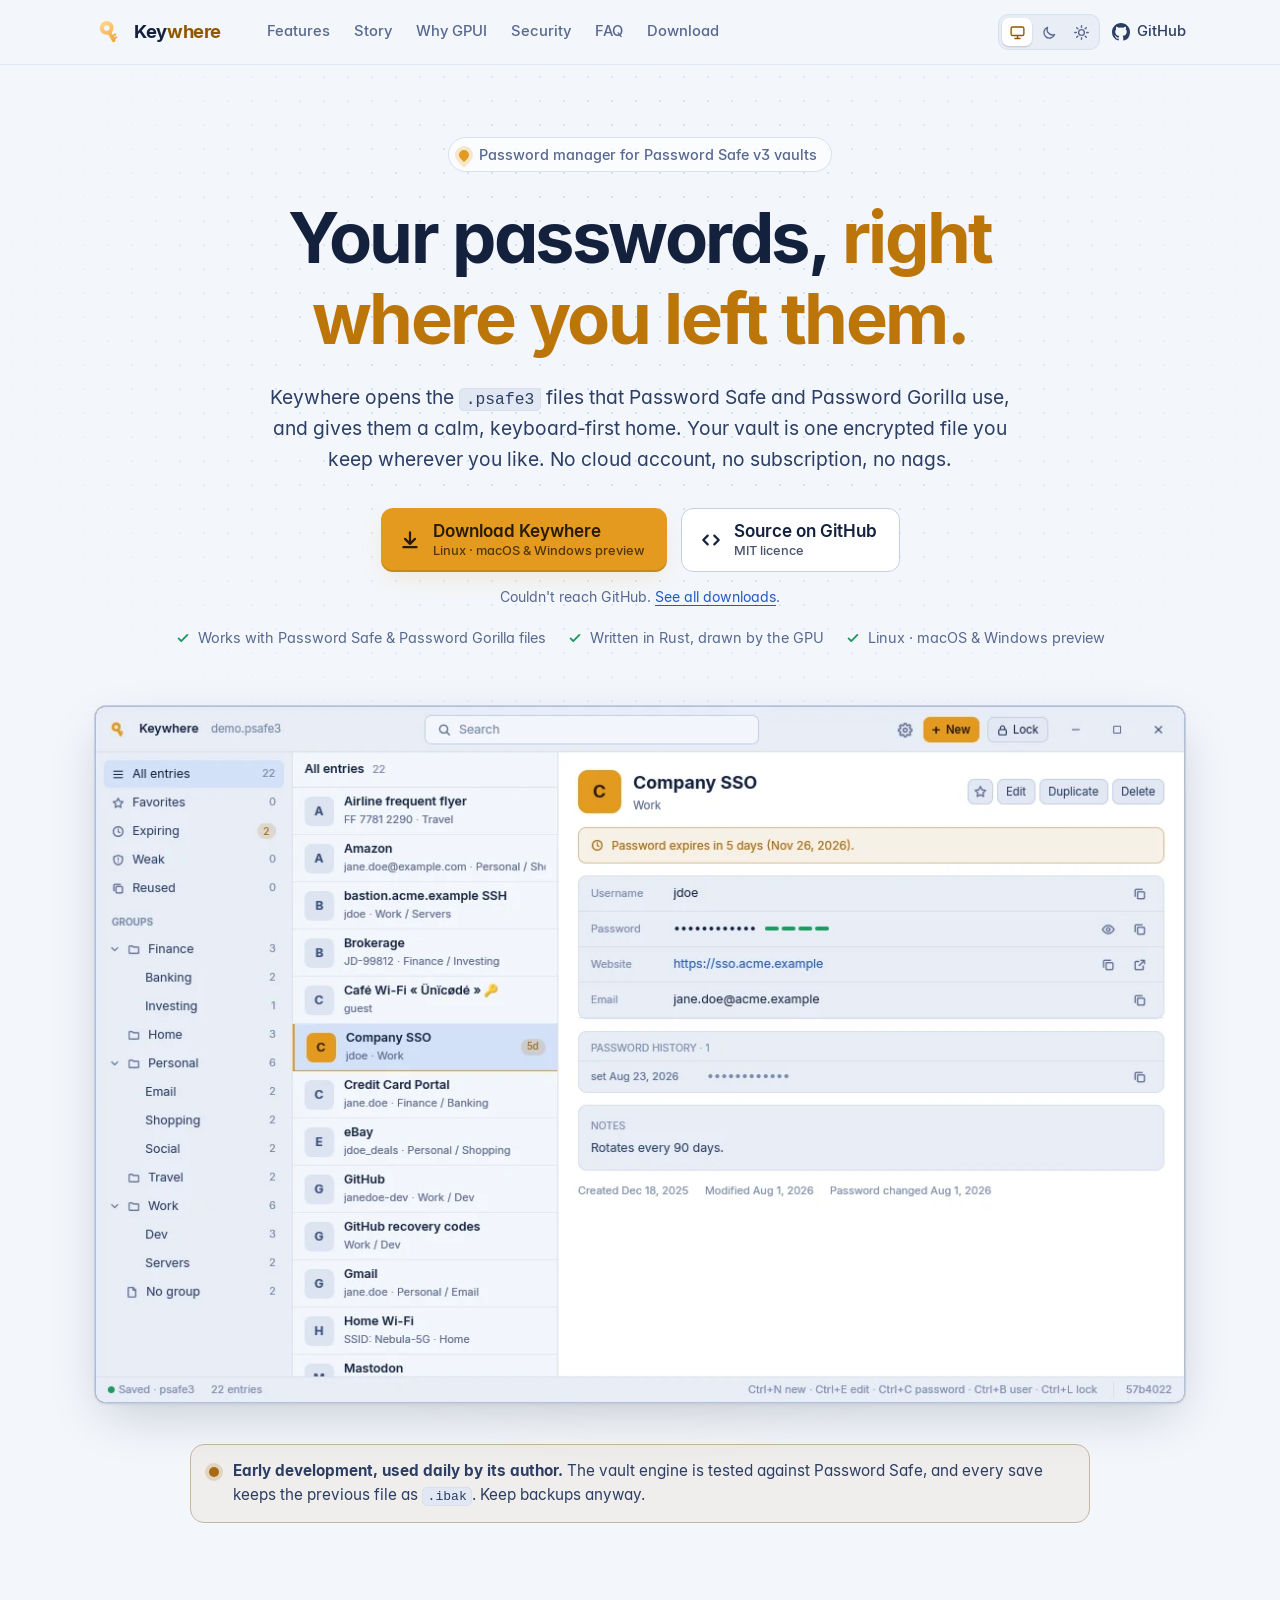
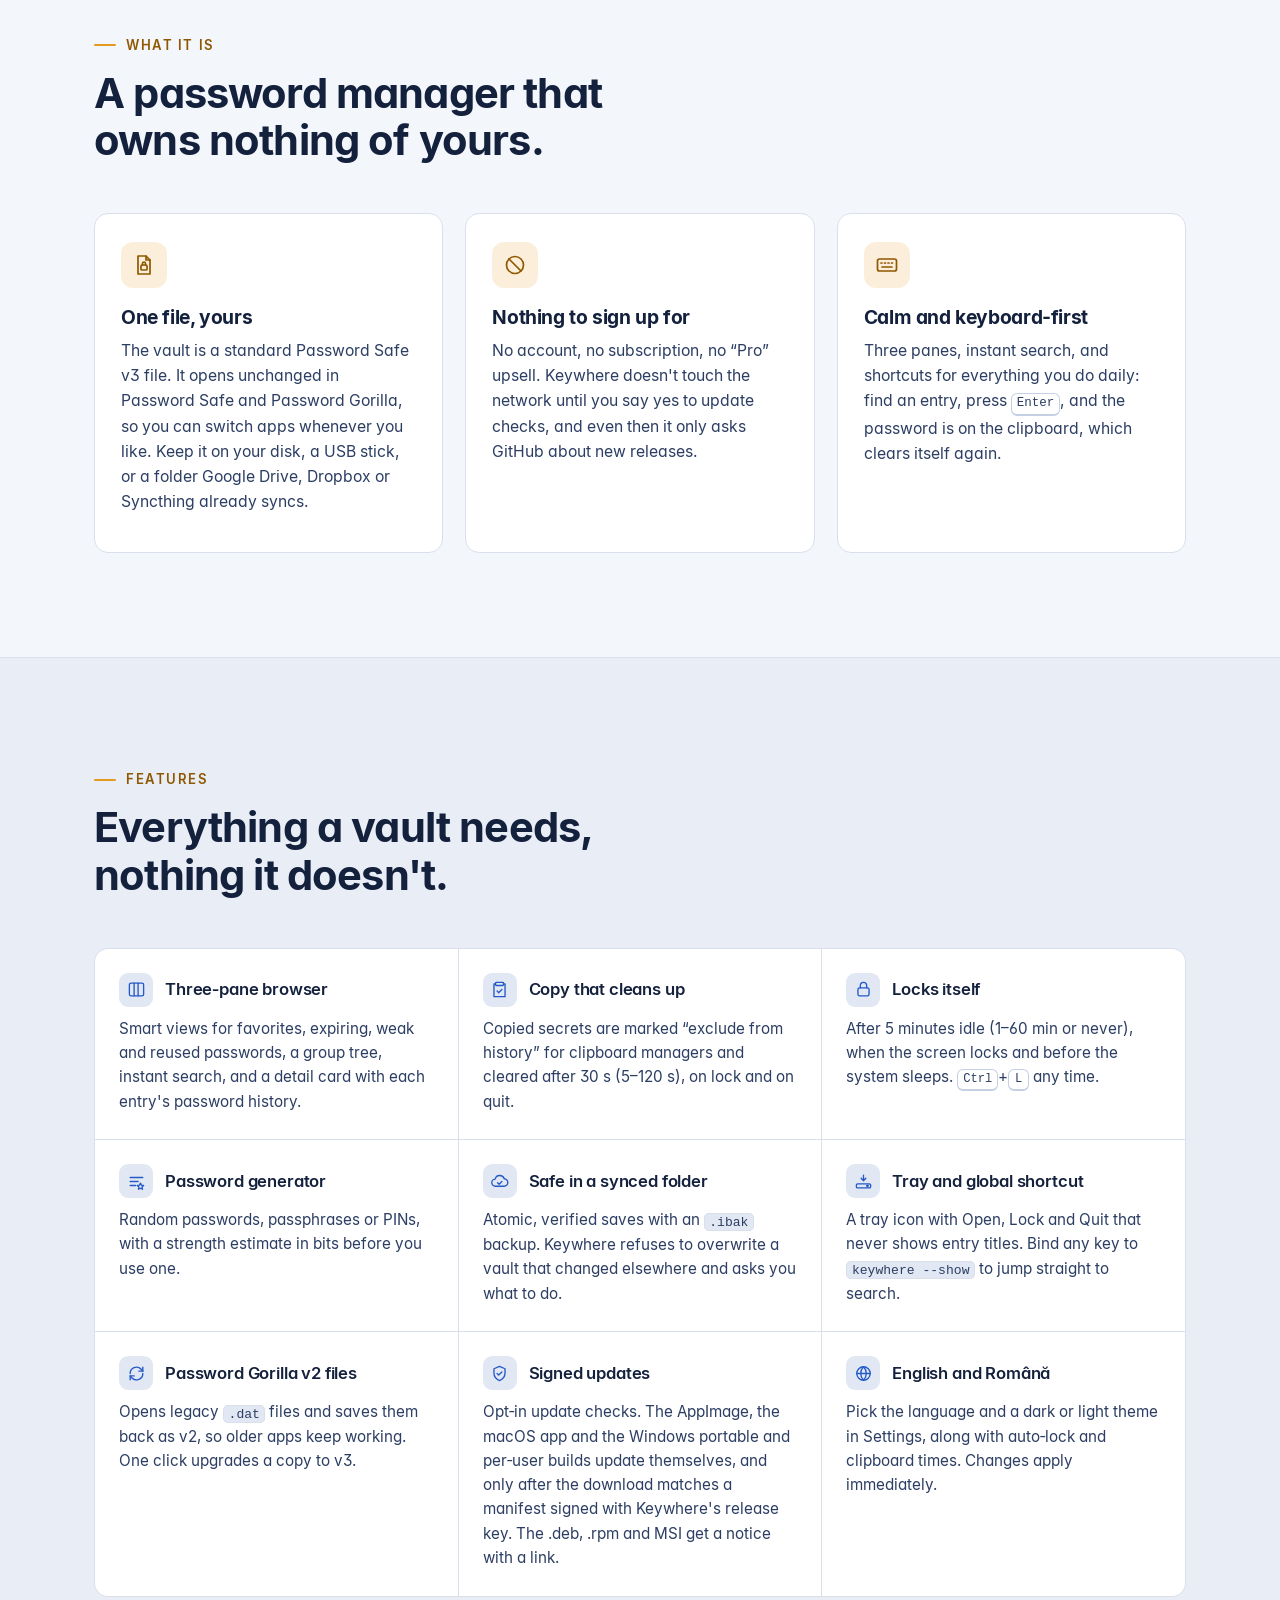
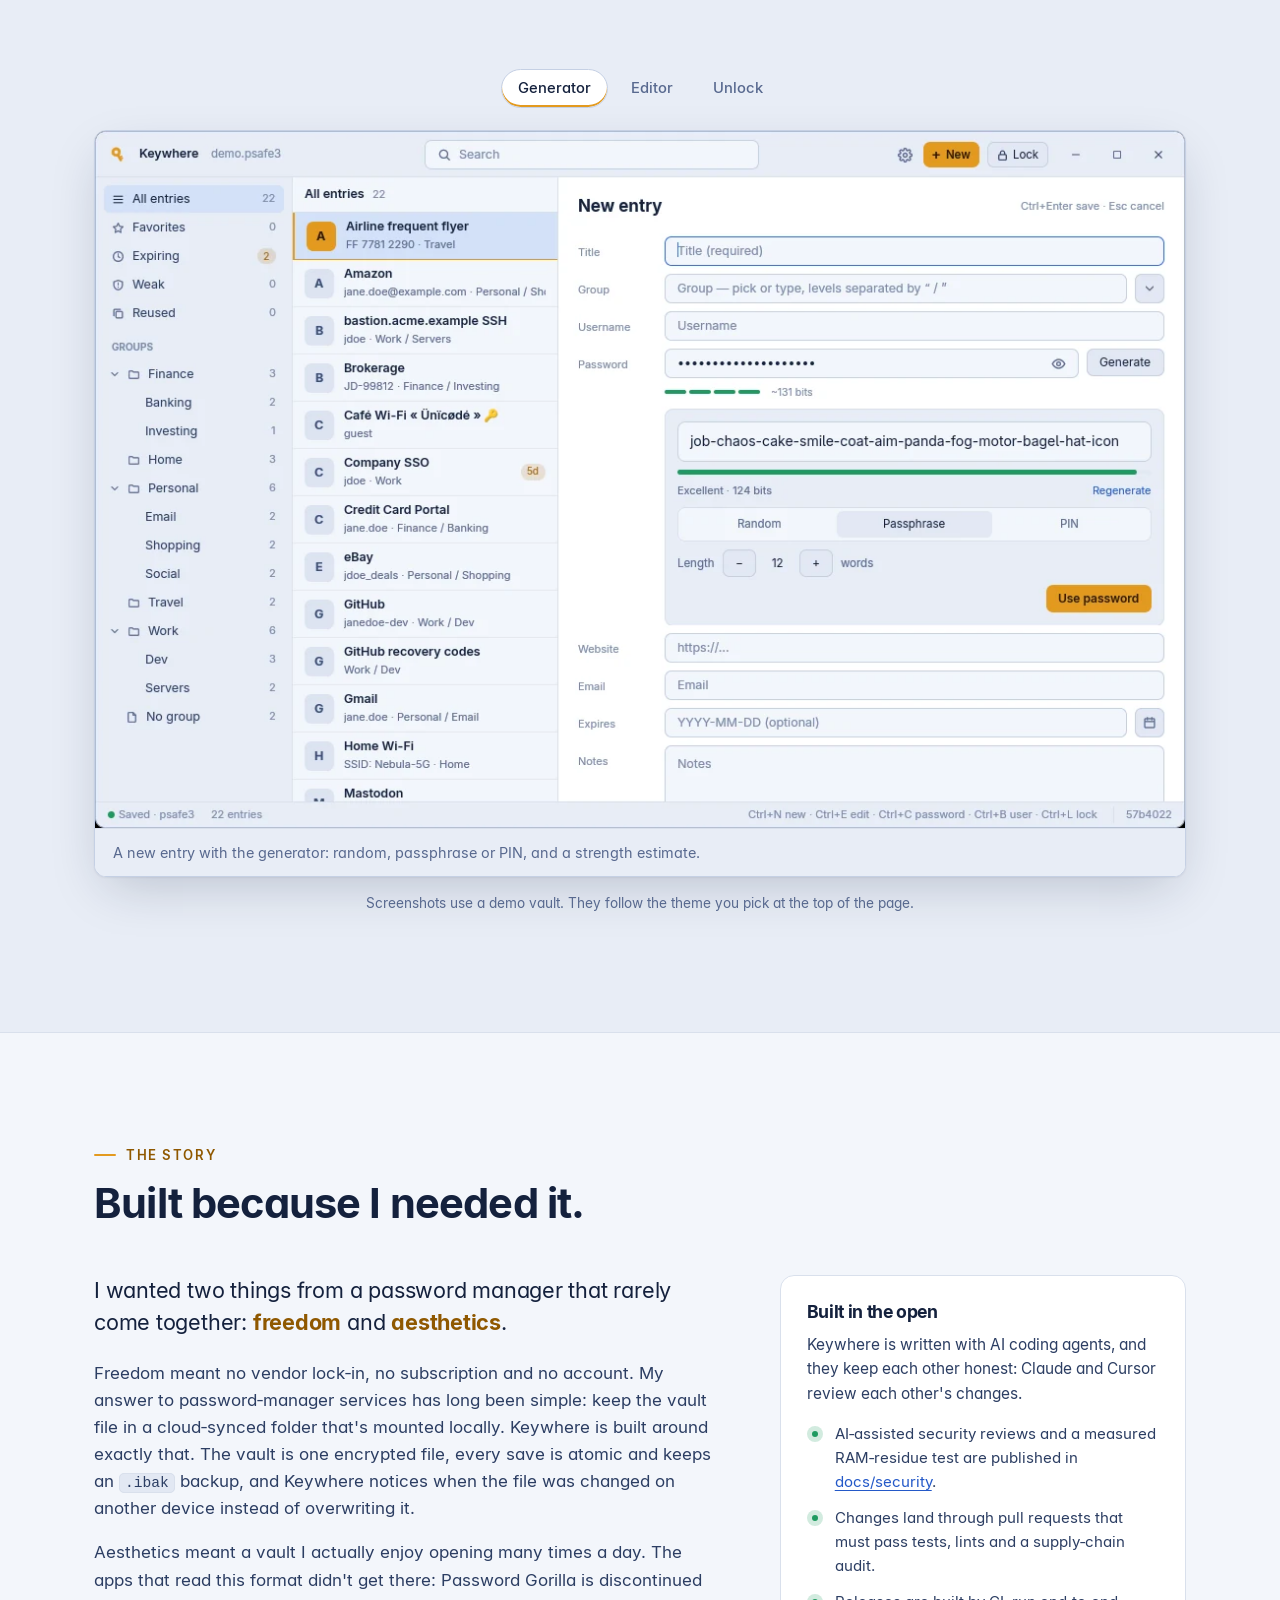
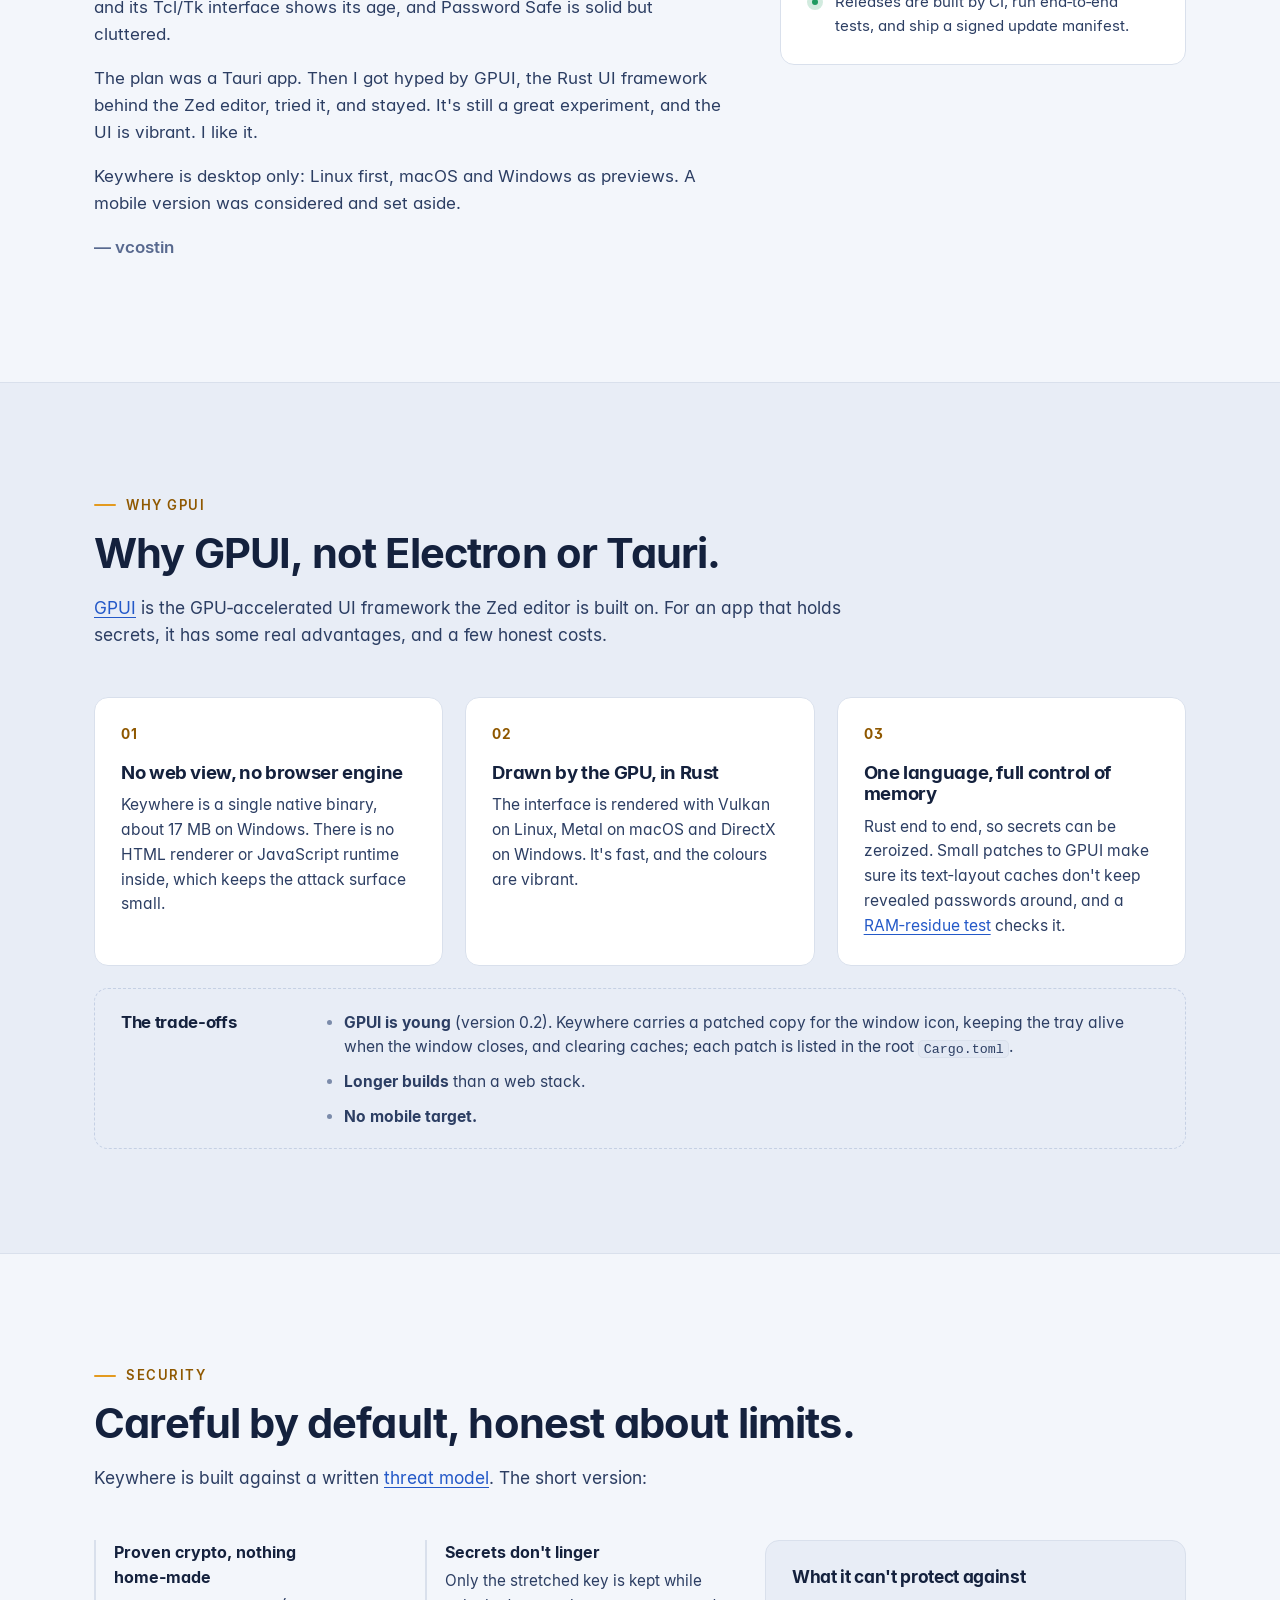
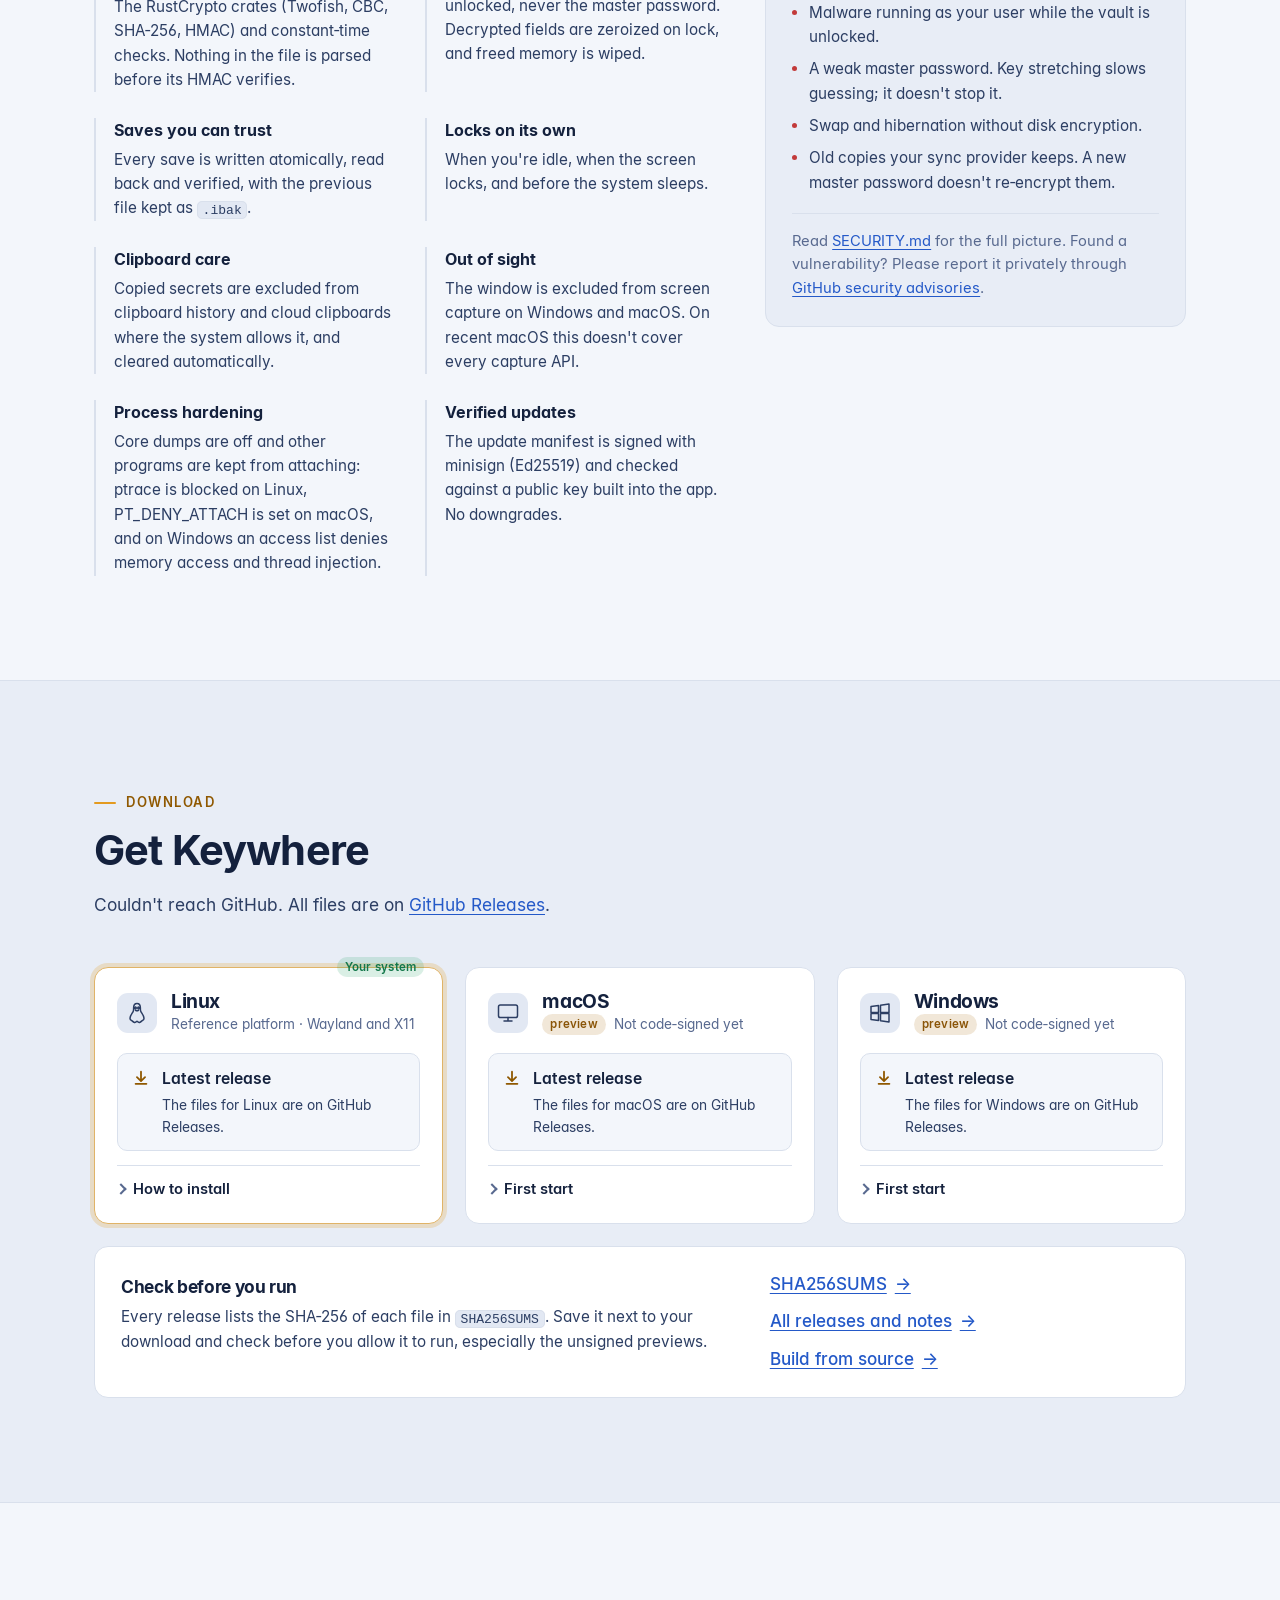
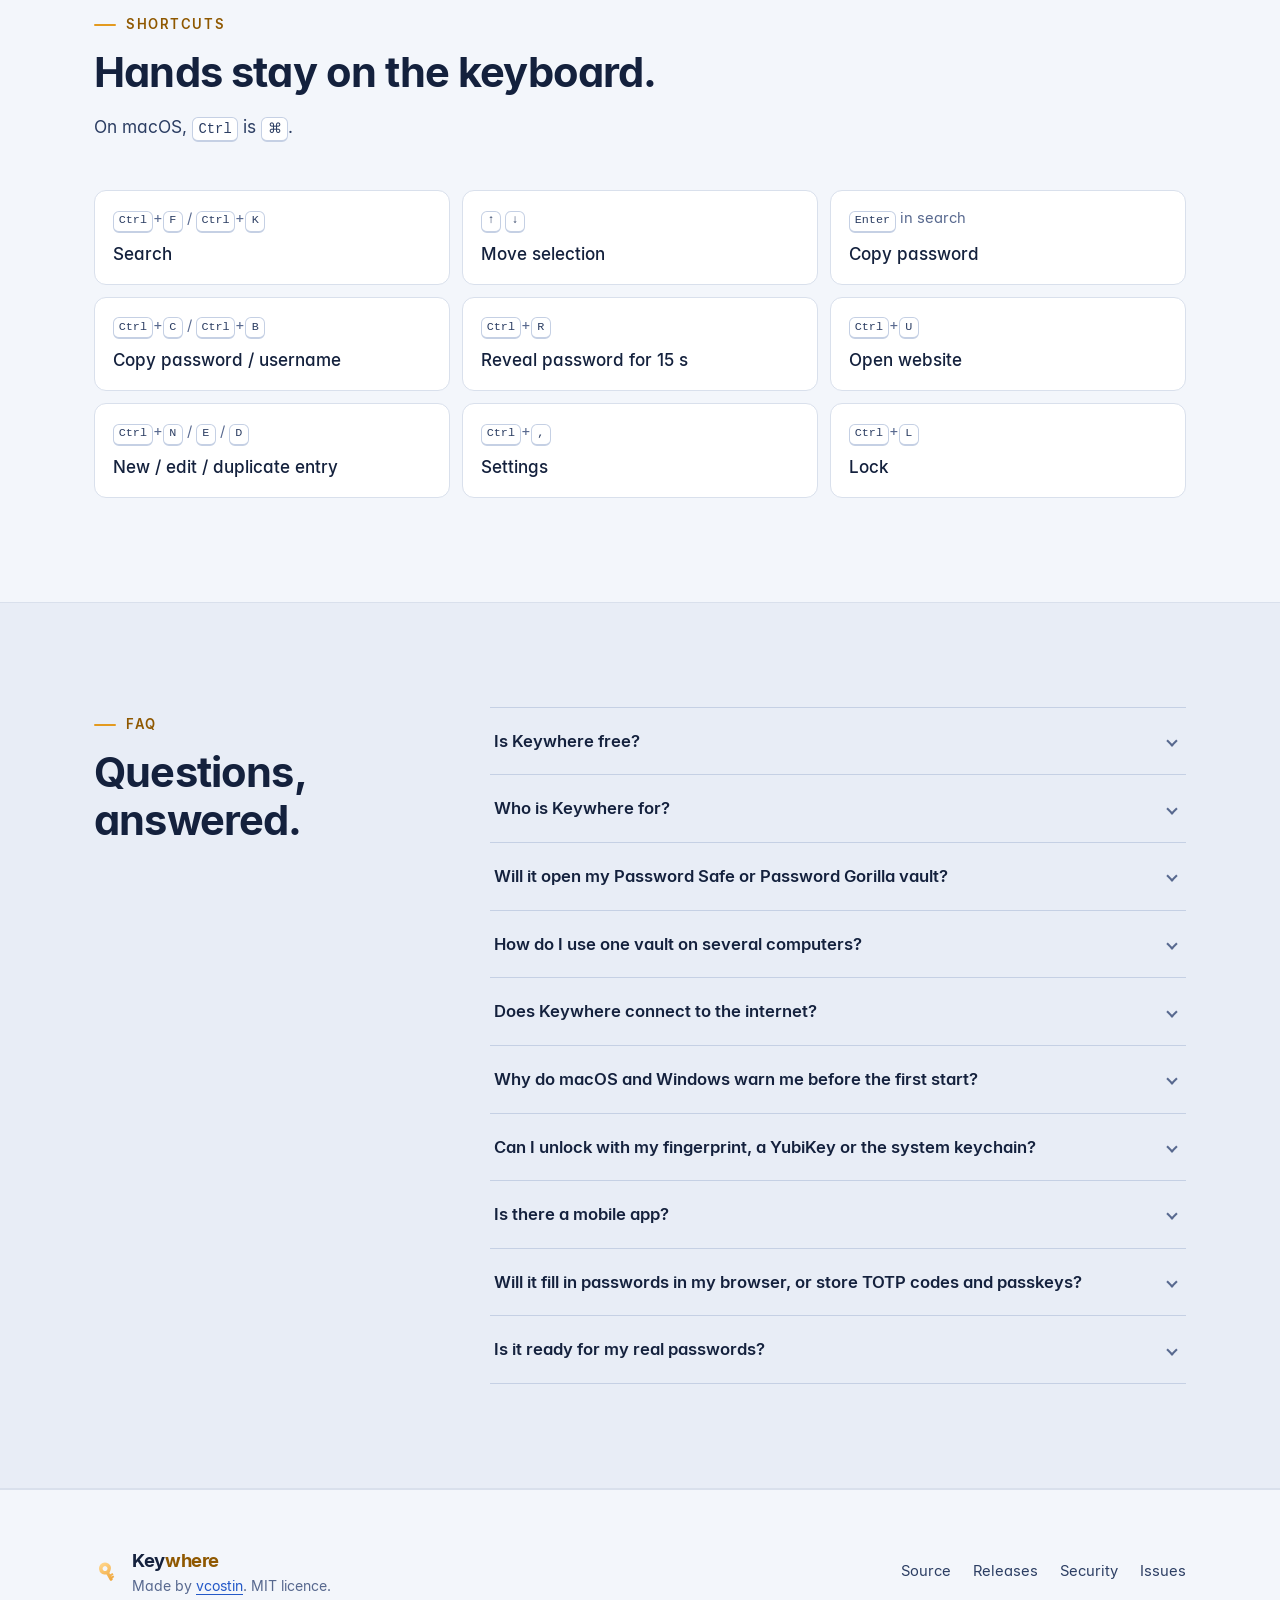
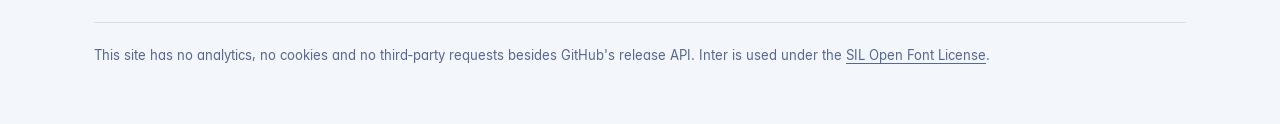
<file: website/index.html>
<!doctype html>
<html lang="en">
  <head>
    <meta charset="UTF-8" />
    <meta name="viewport" content="width=device-width, initial-scale=1" />
    <title>Keywhere — your passwords, right where you left them</title>
    <meta
      name="description"
      content="Keywhere is a calm desktop password manager for Password Safe v3 (.psafe3) vaults, written in Rust with GPUI. One encrypted file, no cloud account, no subscription, no nags."
    />
    <meta
      http-equiv="Content-Security-Policy"
      content="default-src 'none'; script-src 'self'; style-src 'self'; font-src 'self'; img-src 'self' data:; connect-src https://api.github.com; base-uri 'none'; form-action 'none'"
    />
    <meta name="referrer" content="no-referrer" />
    <meta name="color-scheme" content="dark light" />
    <meta name="theme-color" content="#0A1631" media="(prefers-color-scheme: dark)" />
    <meta name="theme-color" content="#F3F6FB" media="(prefers-color-scheme: light)" />
    <script src="./theme.js"></script>
    <link rel="canonical" href="https://vcostin.github.io/keywhere/" />
    <link rel="icon" type="image/svg+xml" href="./icon.svg" />
    <link rel="icon" type="image/png" sizes="32x32" href="./favicon-32.png" />
    <link rel="apple-touch-icon" href="./apple-touch-icon.png" />
    <link rel="preload" href="./fonts/Inter-Regular.woff2" as="font" type="font/woff2" crossorigin />
    <link rel="preload" href="./fonts/Inter-Bold.woff2" as="font" type="font/woff2" crossorigin />
    <meta property="og:title" content="Keywhere — your passwords, right where you left them" />
    <meta
      property="og:description"
      content="A calm desktop password manager for Password Safe v3 vaults. One encrypted file, no account, no subscription."
    />
    <meta property="og:url" content="https://vcostin.github.io/keywhere/" />
    <meta property="og:image" content="https://vcostin.github.io/keywhere/og.png" />
    <meta property="og:type" content="website" />
    <meta name="twitter:card" content="summary_large_image" />
    <link rel="stylesheet" href="./styles.css" />
    <script type="module" src="./site.js"></script>
    <script type="module" src="./download.js"></script>
  </head>
  <body>
    <a class="skip" href="#download">Skip to downloads</a>

    <header class="topbar">
      <nav class="nav wrap" aria-label="Site">
        <a class="brand" href="#top" aria-label="Keywhere, back to top">
          <img src="./icon.svg" width="30" height="30" alt="" />
          <span class="wordmark">Key<span>where</span></span>
        </a>
        <div class="nav-links">
          <a href="#features">Features</a>
          <a href="#story">Story</a>
          <a href="#gpui">Why GPUI</a>
          <a href="#security">Security</a>
          <a href="#faq">FAQ</a>
          <a href="#download">Download</a>
        </div>
        <div class="nav-tools">
          <div class="theme-switch" role="group" aria-label="Colour theme">
            <button type="button" data-theme-choice="system" aria-pressed="false" title="Follow system">
              <svg viewBox="0 0 20 20" aria-hidden="true"><rect x="2.5" y="3.5" width="15" height="10" rx="1.8" /><path d="M7 17h6M10 13.5V17" /></svg>
              <span class="visually-hidden">System</span>
            </button>
            <button type="button" data-theme-choice="dark" aria-pressed="false" title="Dark">
              <svg viewBox="0 0 20 20" aria-hidden="true"><path d="M16 12.4A6.5 6.5 0 0 1 7.6 4a6.5 6.5 0 1 0 8.4 8.4Z" /></svg>
              <span class="visually-hidden">Dark</span>
            </button>
            <button type="button" data-theme-choice="light" aria-pressed="false" title="Light">
              <svg viewBox="0 0 20 20" aria-hidden="true"><circle cx="10" cy="10" r="3.4" /><path d="M10 2v2M10 16v2M2 10h2M16 10h2M4.3 4.3l1.4 1.4M14.3 14.3l1.4 1.4M4.3 15.7l1.4-1.4M14.3 5.7l1.4-1.4" /></svg>
              <span class="visually-hidden">Light</span>
            </button>
          </div>
          <a class="nav-gh" href="https://github.com/vcostin/keywhere" aria-label="Keywhere on GitHub">
            <svg viewBox="0 0 16 16" aria-hidden="true"><path d="M8 0C3.58 0 0 3.58 0 8a8 8 0 0 0 5.47 7.59c.4.07.55-.17.55-.38v-1.33c-2.23.48-2.7-1.07-2.7-1.07-.36-.92-.89-1.17-.89-1.17-.73-.5.05-.49.05-.49.8.06 1.23.83 1.23.83.72 1.22 1.87.87 2.33.66.07-.52.28-.87.5-1.07-1.78-.2-3.65-.89-3.65-3.95 0-.87.31-1.59.82-2.15-.08-.2-.36-1.02.08-2.12 0 0 .67-.21 2.2.82a7.6 7.6 0 0 1 4 0c1.53-1.04 2.2-.82 2.2-.82.44 1.1.16 1.92.08 2.12.51.56.82 1.27.82 2.15 0 3.07-1.87 3.75-3.65 3.95.29.25.54.73.54 1.48v2.2c0 .21.15.46.55.38A8 8 0 0 0 16 8c0-4.42-3.58-8-8-8Z" /></svg>
            <span>GitHub</span>
          </a>
        </div>
      </nav>
    </header>

    <main id="top">
      <!-- ───────────────────────── Hero ───────────────────────── -->
      <section class="hero">
        <div class="hero-map" aria-hidden="true"></div>
        <div class="wrap hero-inner">
          <p class="eyebrow">
            <span class="pin" aria-hidden="true"></span>
            Password manager for Password Safe v3 vaults
          </p>
          <h1>Your passwords, <em>right where you left&nbsp;them.</em></h1>
          <p class="lede">
            Keywhere opens the <code>.psafe3</code> files that Password Safe and Password Gorilla use,
            and gives them a calm, keyboard‑first home. Your vault is one encrypted file you keep
            wherever you like. No cloud account, no subscription, no nags.
          </p>

          <div class="cta-row">
            <a class="btn btn-primary" id="primary-download" href="#download">
              <svg viewBox="0 0 20 20" aria-hidden="true"><path d="M10 3v10M5.5 9 10 13.5 14.5 9M4 16.5h12" /></svg>
              <span class="btn-text">
                <span id="primary-label">Download Keywhere</span>
                <span class="btn-meta" id="primary-meta">Linux · macOS &amp; Windows preview</span>
              </span>
            </a>
            <a class="btn btn-ghost" href="https://github.com/vcostin/keywhere">
              <svg viewBox="0 0 20 20" aria-hidden="true"><path d="M7 6 3 10l4 4M13 6l4 4-4 4" /></svg>
              <span class="btn-text"><span>Source on GitHub</span><span class="btn-meta">MIT licence</span></span>
            </a>
          </div>
          <p class="cta-status" id="cta-status" aria-live="polite"></p>

          <ul class="facts" aria-label="At a glance">
            <li>Works with Password Safe &amp; Password Gorilla files</li>
            <li>Written in Rust, drawn by the GPU</li>
            <li>Linux · macOS &amp; Windows preview</li>
          </ul>
        </div>

        <div class="wrap hero-shot">
          <figure class="window-frame">
            <img class="for-dark" src="./shots/browser-dark.webp" width="1108" height="708" alt="Keywhere's three-pane vault browser: smart views and groups on the left, the entry list in the middle, and the Company SSO entry with an expiry warning on the right." fetchpriority="high" />
            <img class="for-light" src="./shots/browser-light.webp" width="1108" height="708" alt="Keywhere's three-pane vault browser in the light theme." loading="lazy" />
          </figure>
        </div>
      </section>

      <aside class="wrap status-note" aria-label="Project status">
        <span class="status-dot" aria-hidden="true"></span>
        <p>
          <strong>Early development, used daily by its author.</strong>
          The vault engine is tested against Password Safe, and every save keeps the previous file as
          <code>.ibak</code>. Keep backups anyway.
        </p>
      </aside>

      <!-- ───────────────────────── Pillars ───────────────────────── -->
      <section class="section wrap" aria-labelledby="what-heading">
        <header class="section-head">
          <p class="kicker">What it is</p>
          <h2 id="what-heading">A password manager that owns nothing of yours.</h2>
        </header>
        <div class="pillars">
          <article class="pillar">
            <div class="pillar-icon" aria-hidden="true">
              <svg viewBox="0 0 24 24"><path d="M6 3h8l4 4v14H6z" /><path d="M14 3v4h4" /><rect x="9" y="12" width="6" height="5" rx="1" /><path d="M10.5 12v-1.5a1.5 1.5 0 0 1 3 0V12" /></svg>
            </div>
            <h3>One file, yours</h3>
            <p>
              The vault is a standard Password Safe v3 file. It opens unchanged in Password Safe and
              Password Gorilla, so you can switch apps whenever you like. Keep it on your disk, a USB stick,
              or a folder Google Drive, Dropbox or Syncthing already syncs.
            </p>
          </article>
          <article class="pillar">
            <div class="pillar-icon" aria-hidden="true">
              <svg viewBox="0 0 24 24"><circle cx="12" cy="12" r="8.5" /><path d="M6 6l12 12" /></svg>
            </div>
            <h3>Nothing to sign up for</h3>
            <p>
              No account, no subscription, no “Pro” upsell. Keywhere doesn't touch the network until you
              say yes to update checks, and even then it only asks GitHub about new releases.
            </p>
          </article>
          <article class="pillar">
            <div class="pillar-icon" aria-hidden="true">
              <svg viewBox="0 0 24 24"><rect x="2.5" y="6" width="19" height="12" rx="2" /><path d="M6 10h1M9.5 10h1M13 10h1M16.5 10h1M7 14h10" /></svg>
            </div>
            <h3>Calm and keyboard‑first</h3>
            <p>
              Three panes, instant search, and shortcuts for everything you do daily: find an entry, press
              <kbd>Enter</kbd>, and the password is on the clipboard, which clears itself again.
            </p>
          </article>
        </div>
      </section>

      <!-- ───────────────────────── Features ───────────────────────── -->
      <section class="section section-tint" id="features" aria-labelledby="features-heading">
        <div class="wrap">
          <header class="section-head">
            <p class="kicker">Features</p>
            <h2 id="features-heading">Everything a vault needs, nothing it doesn't.</h2>
          </header>

          <div class="features">
            <article class="feature">
              <h3><span class="ficon" aria-hidden="true"><svg viewBox="0 0 24 24"><rect x="3" y="4" width="18" height="16" rx="2" /><path d="M9 4v16M14 4v16" /></svg></span>Three‑pane browser</h3>
              <p>Smart views for favorites, expiring, weak and reused passwords, a group tree, instant search, and a detail card with each entry's password history.</p>
            </article>
            <article class="feature">
              <h3><span class="ficon" aria-hidden="true"><svg viewBox="0 0 24 24"><rect x="7" y="3" width="10" height="4" rx="1" /><path d="M7 5H5v16h14V5h-2" /><path d="M9 14l2 2 4-4" /></svg></span>Copy that cleans up</h3>
              <p>Copied secrets are marked “exclude from history” for clipboard managers and cleared after 30 s (5–120 s), on lock and on quit.</p>
            </article>
            <article class="feature">
              <h3><span class="ficon" aria-hidden="true"><svg viewBox="0 0 24 24"><rect x="5" y="10" width="14" height="10" rx="2" /><path d="M8 10V7a4 4 0 0 1 8 0v3" /></svg></span>Locks itself</h3>
              <p>After 5 minutes idle (1–60 min or never), when the screen locks and before the system sleeps. <kbd>Ctrl</kbd>+<kbd>L</kbd> any time.</p>
            </article>
            <article class="feature">
              <h3><span class="ficon" aria-hidden="true"><svg viewBox="0 0 24 24"><path d="M4 7h16M4 12h10M4 17h7" /><path d="M17 14l1.2 2.6L21 17l-2 2 .5 2.8L17 20.5l-2.5 1.3L15 19l-2-2 2.8-.4z" /></svg></span>Password generator</h3>
              <p>Random passwords, passphrases or PINs, with a strength estimate in bits before you use one.</p>
            </article>
            <article class="feature">
              <h3><span class="ficon" aria-hidden="true"><svg viewBox="0 0 24 24"><path d="M7 18a4.5 4.5 0 0 1-.5-9A6 6 0 0 1 18 8.5 4.75 4.75 0 0 1 17.5 18z" /><path d="M9.5 13.5l2 2 3.5-3.5" /></svg></span>Safe in a synced folder</h3>
              <p>Atomic, verified saves with an <code>.ibak</code> backup. Keywhere refuses to overwrite a vault that changed elsewhere and asks you what to do.</p>
            </article>
            <article class="feature">
              <h3><span class="ficon" aria-hidden="true"><svg viewBox="0 0 24 24"><rect x="3" y="15" width="18" height="5" rx="1.5" /><circle cx="17" cy="17.5" r="1" /><path d="M12 4v7M9 8l3 3 3-3" /></svg></span>Tray and global shortcut</h3>
              <p>A tray icon with Open, Lock and Quit that never shows entry titles. Bind any key to <code>keywhere --show</code> to jump straight to search.</p>
            </article>
            <article class="feature">
              <h3><span class="ficon" aria-hidden="true"><svg viewBox="0 0 24 24"><path d="M4 12a8 8 0 0 1 13.7-5.6L20 9" /><path d="M20 4v5h-5" /><path d="M20 12a8 8 0 0 1-13.7 5.6L4 15" /><path d="M4 20v-5h5" /></svg></span>Password Gorilla v2 files</h3>
              <p>Opens legacy <code>.dat</code> files and saves them back as v2, so older apps keep working. One click upgrades a copy to v3.</p>
            </article>
            <article class="feature">
              <h3><span class="ficon" aria-hidden="true"><svg viewBox="0 0 24 24"><path d="M12 3l7 3v5c0 4.5-3 8.3-7 10-4-1.7-7-5.5-7-10V6z" /><path d="M9 12l2 2 4-4" /></svg></span>Signed updates</h3>
              <p>Opt‑in update checks. The AppImage, the macOS app and the Windows portable and per‑user builds update themselves, and only after the download matches a manifest signed with Keywhere's release key. The .deb, .rpm and MSI get a notice with a link.</p>
            </article>
            <article class="feature">
              <h3><span class="ficon" aria-hidden="true"><svg viewBox="0 0 24 24"><circle cx="12" cy="12" r="8.5" /><path d="M3.5 12h17M12 3.5c2.5 2.6 3.5 5.4 3.5 8.5s-1 5.9-3.5 8.5c-2.5-2.6-3.5-5.4-3.5-8.5s1-5.9 3.5-8.5z" /></svg></span>English and Română</h3>
              <p>Pick the language and a dark or light theme in Settings, along with auto‑lock and clipboard times. Changes apply immediately.</p>
            </article>
          </div>

          <!-- Screenshot gallery -->
          <div class="gallery" id="gallery">
            <div class="gallery-tabs" role="tablist" aria-label="Screenshots">
              <button type="button" role="tab" id="tab-generator" aria-controls="panel-generator" aria-selected="true">Generator</button>
              <button type="button" role="tab" id="tab-editor" aria-controls="panel-editor" aria-selected="false" tabindex="-1">Editor</button>
              <button type="button" role="tab" id="tab-unlock" aria-controls="panel-unlock" aria-selected="false" tabindex="-1">Unlock</button>
            </div>
            <div class="gallery-panel" role="tabpanel" id="panel-generator" aria-labelledby="tab-generator">
              <figure class="window-frame">
                <img class="for-dark" src="./shots/generator-dark.webp" width="1108" height="708" alt="New entry form with the password generator open on a twelve-word passphrase." loading="lazy" />
                <img class="for-light" src="./shots/generator-light.webp" width="1108" height="708" alt="Password generator in the light theme." loading="lazy" />
                <figcaption>A new entry with the generator: random, passphrase or PIN, and a strength estimate.</figcaption>
              </figure>
            </div>
            <div class="gallery-panel" role="tabpanel" id="panel-editor" aria-labelledby="tab-editor" hidden>
              <figure class="window-frame">
                <img class="for-dark" src="./shots/editor-dark.webp" width="1108" height="708" alt="Entry editor with title, group, username, password, website, e-mail, expiry and notes." loading="lazy" />
                <img class="for-light" src="./shots/editor-light.webp" width="1108" height="708" alt="Entry editor in the light theme." loading="lazy" />
                <figcaption>Editing an entry. <kbd>Ctrl</kbd>+<kbd>Enter</kbd> saves, <kbd>Esc</kbd> cancels.</figcaption>
              </figure>
            </div>
            <div class="gallery-panel" role="tabpanel" id="panel-unlock" aria-labelledby="tab-unlock" hidden>
              <figure class="window-frame">
                <img class="for-dark" src="./shots/unlock-dark.webp" width="1108" height="708" alt="Unlock screen with the Keywhere key and a master password field." loading="lazy" />
                <img class="for-light" src="./shots/unlock-light.webp" width="1108" height="708" alt="Unlock screen in the light theme." loading="lazy" />
                <figcaption>The unlock screen. The master password is the only way in.</figcaption>
              </figure>
            </div>
            <p class="gallery-note">Screenshots use a demo vault. They follow the theme you pick at the top of the page.</p>
          </div>
        </div>
      </section>

      <!-- ───────────────────────── Story ───────────────────────── -->
      <section class="section wrap story" id="story" aria-labelledby="story-heading">
        <header class="section-head">
          <p class="kicker">The story</p>
          <h2 id="story-heading">Built because I needed it.</h2>
        </header>
        <div class="story-grid">
          <div class="story-text">
            <p class="story-lead">
              I wanted two things from a password manager that rarely come together:
              <strong>freedom</strong> and <strong>aesthetics</strong>.
            </p>
            <p>
              Freedom meant no vendor lock‑in, no subscription and no account. My answer to
              password‑manager services has long been simple: keep the vault file in a cloud‑synced folder
              that's mounted locally. Keywhere is built around exactly that. The vault is one encrypted file,
              every save is atomic and keeps an <code>.ibak</code> backup, and Keywhere notices when the file
              was changed on another device instead of overwriting it.
            </p>
            <p>
              Aesthetics meant a vault I actually enjoy opening many times a day. The apps that read this
              format didn't get there: Password Gorilla is discontinued and its Tcl/Tk interface shows its
              age, and Password Safe is solid but cluttered.
            </p>
            <p>
              The plan was a Tauri app. Then I got hyped by GPUI, the Rust UI framework behind the Zed editor,
              tried it, and stayed. It's still a great experiment, and the UI is vibrant. I like it.
            </p>
            <p>
              Keywhere is desktop only: Linux first, macOS and Windows as previews. A mobile version
              was considered and set aside.
            </p>
            <p class="story-sign">— vcostin</p>
          </div>
          <aside class="story-side">
            <h3>Built in the open</h3>
            <p>
              Keywhere is written with AI coding agents, and they keep each other honest: Claude and Cursor
              review each other's changes.
            </p>
            <ul class="ticks">
              <li>AI‑assisted security reviews and a measured RAM‑residue test are published in <a href="https://github.com/vcostin/keywhere/tree/main/docs/security">docs/security</a>.</li>
              <li>Changes land through pull requests that must pass tests, lints and a supply‑chain audit.</li>
              <li>Releases are built by CI, run end‑to‑end tests, and ship a signed update manifest.</li>
            </ul>
          </aside>
        </div>
      </section>

      <!-- ───────────────────────── Why GPUI ───────────────────────── -->
      <section class="section section-tint" id="gpui" aria-labelledby="gpui-heading">
        <div class="wrap">
          <header class="section-head">
            <p class="kicker">Why GPUI</p>
            <h2 id="gpui-heading">Why GPUI, not Electron or Tauri.</h2>
            <p class="section-lede">
              <a href="https://gpui.rs">GPUI</a> is the GPU‑accelerated UI framework the Zed editor is built on.
              For an app that holds secrets, it has some real advantages, and a few honest costs.
            </p>
          </header>

          <div class="gpui-grid">
            <article class="gpui-card">
              <span class="gpui-num" aria-hidden="true">01</span>
              <h3>No web view, no browser engine</h3>
              <p>Keywhere is a single native binary, about 17 MB on Windows. There is no HTML renderer or JavaScript runtime inside, which keeps the attack surface small.</p>
            </article>
            <article class="gpui-card">
              <span class="gpui-num" aria-hidden="true">02</span>
              <h3>Drawn by the GPU, in Rust</h3>
              <p>The interface is rendered with Vulkan on Linux, Metal on macOS and DirectX on Windows. It's fast, and the colours are vibrant.</p>
            </article>
            <article class="gpui-card">
              <span class="gpui-num" aria-hidden="true">03</span>
              <h3>One language, full control of memory</h3>
              <p>Rust end to end, so secrets can be zeroized. Small patches to GPUI make sure its text‑layout caches don't keep revealed passwords around, and a <a href="https://github.com/vcostin/keywhere/blob/main/docs/security/ram-test.md">RAM‑residue test</a> checks it.</p>
            </article>
          </div>

          <div class="tradeoffs">
            <h3>The trade‑offs</h3>
            <ul>
              <li><strong>GPUI is young</strong> (version 0.2). Keywhere carries a patched copy for the window icon, keeping the tray alive when the window closes, and clearing caches; each patch is listed in the root <code>Cargo.toml</code>.</li>
              <li><strong>Longer builds</strong> than a web stack.</li>
              <li><strong>No mobile target.</strong></li>
            </ul>
          </div>
        </div>
      </section>

      <!-- ───────────────────────── Security ───────────────────────── -->
      <section class="section wrap" id="security" aria-labelledby="security-heading">
        <header class="section-head">
          <p class="kicker">Security</p>
          <h2 id="security-heading">Careful by default, honest about limits.</h2>
          <p class="section-lede">
            Keywhere is built against a written <a href="https://github.com/vcostin/keywhere/blob/main/docs/security/threat-model.md">threat model</a>.
            The short version:
          </p>
        </header>

        <div class="sec-grid">
          <ul class="sec-list">
            <li><strong>Proven crypto, nothing home‑made</strong> The RustCrypto crates (Twofish, CBC, SHA‑256, HMAC) and constant‑time checks. Nothing in the file is parsed before its HMAC verifies.</li>
            <li><strong>Secrets don't linger</strong> Only the stretched key is kept while unlocked, never the master password. Decrypted fields are zeroized on lock, and freed memory is wiped.</li>
            <li><strong>Saves you can trust</strong> Every save is written atomically, read back and verified, with the previous file kept as <code>.ibak</code>.</li>
            <li><strong>Locks on its own</strong> When you're idle, when the screen locks, and before the system sleeps.</li>
            <li><strong>Clipboard care</strong> Copied secrets are excluded from clipboard history and cloud clipboards where the system allows it, and cleared automatically.</li>
            <li><strong>Out of sight</strong> The window is excluded from screen capture on Windows and macOS. On recent macOS this doesn't cover every capture API.</li>
            <li><strong>Process hardening</strong> Core dumps are off and other programs are kept from attaching: ptrace is blocked on Linux, PT_DENY_ATTACH is set on macOS, and on Windows an access list denies memory access and thread injection.</li>
            <li><strong>Verified updates</strong> The update manifest is signed with minisign (Ed25519) and checked against a public key built into the app. No downgrades.</li>
          </ul>

          <aside class="sec-limits">
            <h3>What it can't protect against</h3>
            <ul>
              <li>Malware running as your user while the vault is unlocked.</li>
              <li>A weak master password. Key stretching slows guessing; it doesn't stop it.</li>
              <li>Swap and hibernation without disk encryption.</li>
              <li>Old copies your sync provider keeps. A new master password doesn't re‑encrypt them.</li>
            </ul>
            <p class="sec-links">
              Read <a href="https://github.com/vcostin/keywhere/blob/main/SECURITY.md">SECURITY.md</a> for the full picture.
              Found a vulnerability? Please report it privately through
              <a href="https://github.com/vcostin/keywhere/security/advisories/new">GitHub security advisories</a>.
            </p>
          </aside>
        </div>
      </section>

      <!-- ───────────────────────── Download ───────────────────────── -->
      <section class="section section-tint" id="download" aria-labelledby="download-heading">
        <div class="wrap">
          <header class="section-head">
            <p class="kicker">Download</p>
            <h2 id="download-heading">Get Keywhere<span class="dl-version" id="dl-version"></span></h2>
            <p class="section-lede" id="dl-status">
              All files come from <a href="https://github.com/vcostin/keywhere/releases/latest">GitHub Releases</a>.
            </p>
          </header>

          <div class="platforms">
            <!-- Linux -->
            <article class="platform" id="dl-linux" data-os="linux">
              <header class="platform-head">
                <svg class="os-icon" viewBox="0 0 24 24" aria-hidden="true"><path d="M12 2.5c-2.2 0-3.4 1.9-3.4 4.4 0 1.5.3 2.4-.6 3.9-1.2 2-3 4-3 6.5 0 1 .4 1.7 1.3 2.1.9.4 1.4 1.3 2.6 1.8 1 .4 2 .1 2.6-.6.3-.3.4-.3.5-.3s.2 0 .5.3c.6.7 1.6 1 2.6.6 1.2-.5 1.7-1.4 2.6-1.8.9-.4 1.3-1.1 1.3-2.1 0-2.5-1.8-4.5-3-6.5-.9-1.5-.6-2.4-.6-3.9 0-2.5-1.2-4.4-3.4-4.4Z" /><circle cx="10.4" cy="7" r=".9" /><circle cx="13.6" cy="7" r=".9" /><path d="M10.6 9.3c.8.6 2 .6 2.8 0" /></svg>
                <div>
                  <h3>Linux</h3>
                  <p class="platform-sub">Reference platform · Wayland and X11</p>
                </div>
              </header>
              <ul class="files">
                <li class="file">
                  <a class="file-link" href="https://github.com/vcostin/keywhere/releases/latest">
                    <span class="file-kind">Latest release</span>
                    <span class="file-desc">The files for Linux are on GitHub Releases.</span>
                  </a>
                </li>
              </ul>
              <details class="howto">
                <summary>How to install</summary>
                <!-- Commands appear only for files the latest release has; download.js fills in the names. -->
                <div data-types="appimage" hidden>
                  <p>AppImage: make it executable, then run it.</p>
                  <pre class="cmd" data-types="appimage"><code data-template="chmod +x {name}&#10;./{name}"></code></pre>
                </div>
                <div data-types="deb rpm" hidden>
                  <p>Package: install it with your package manager.</p>
                  <pre class="cmd" data-types="deb"><code data-template="sudo apt install ./{name}"></code></pre>
                  <pre class="cmd" data-types="rpm"><code data-template="sudo dnf install ./{name}"></code></pre>
                  <pre class="cmd" data-types="rpm"><code data-template="sudo zypper install --allow-unsigned-rpm ./{name}"></code></pre>
                </div>
                <p>The tray icon works on KDE, and on GNOME with the AppIndicator extension.</p>
              </details>
            </article>

            <!-- macOS -->
            <article class="platform" id="dl-macos" data-os="macos">
              <header class="platform-head">
                <svg class="os-icon" viewBox="0 0 24 24" aria-hidden="true"><rect x="2.5" y="4" width="19" height="12.5" rx="1.8" /><path d="M8 20h8M12 16.5V20" /></svg>
                <div>
                  <h3>macOS</h3>
                  <p class="platform-sub"><span class="tag tag-warn">preview</span> Not code‑signed yet</p>
                </div>
              </header>
              <ul class="files">
                <li class="file">
                  <a class="file-link" href="https://github.com/vcostin/keywhere/releases/latest">
                    <span class="file-kind">Latest release</span>
                    <span class="file-desc">The files for macOS are on GitHub Releases.</span>
                  </a>
                </li>
              </ul>
              <details class="howto">
                <summary>First start</summary>
                <p>Open the .dmg and drag <strong>Keywhere</strong> to Applications. macOS blocks unsigned downloads until the quarantine mark is removed, so run this once in Terminal:</p>
                <pre class="cmd"><code>xattr -dr com.apple.quarantine /Applications/Keywhere.app</code></pre>
                <p>Or open it once, then choose System Settings → Privacy &amp; Security → <strong>Open Anyway</strong>.</p>
              </details>
            </article>

            <!-- Windows -->
            <article class="platform" id="dl-windows" data-os="windows">
              <header class="platform-head">
                <svg class="os-icon" viewBox="0 0 24 24" aria-hidden="true"><path d="M3 5.5l7.5-1v7H3zM12.5 4.2 21 3v8.5h-8.5zM3 12.5h7.5v7L3 18.5zM12.5 12.5H21V21l-8.5-1.2z" /></svg>
                <div>
                  <h3>Windows</h3>
                  <p class="platform-sub"><span class="tag tag-warn">preview</span> Not code‑signed yet</p>
                </div>
              </header>
              <ul class="files">
                <li class="file">
                  <a class="file-link" href="https://github.com/vcostin/keywhere/releases/latest">
                    <span class="file-kind">Latest release</span>
                    <span class="file-desc">The files for Windows are on GitHub Releases.</span>
                  </a>
                </li>
              </ul>
              <details class="howto">
                <summary>First start</summary>
                <p>Run the installer, or put the portable <code>.exe</code> anywhere, even on a USB stick, and run it. Settings go to <code>%APPDATA%\keywhere</code>.</p>
                <p>SmartScreen warns on the first start: choose <strong>More info</strong> → <strong>Run anyway</strong>.</p>
                <div data-types="win-setup win-portable win-msi" hidden>
                  <p>Or unblock the file in PowerShell first:</p>
                  <pre class="cmd" data-types="win-setup win-portable win-msi"><code data-template="Unblock-File .\{name}"></code></pre>
                </div>
              </details>
            </article>
          </div>

          <div class="verify">
            <div class="verify-text">
              <h3>Check before you run</h3>
              <p>
                Every release lists the SHA‑256 of each file in <code>SHA256SUMS</code>. Save it next to your
                download and check before you allow it to run, especially the unsigned previews.
              </p>
              <div data-types="sums" hidden>
                <p class="cmd-label">Linux</p>
                <pre class="cmd"><code>sha256sum -c SHA256SUMS --ignore-missing</code></pre>
                <p class="cmd-label">macOS</p>
                <pre class="cmd"><code>shasum -a 256 -c SHA256SUMS --ignore-missing</code></pre>
              </div>
              <div data-types="win-setup win-portable win-msi" hidden>
                <p class="cmd-label">Windows (PowerShell): run the line for your file, it prints True when the file matches</p>
                <pre class="cmd" data-types="win-setup win-portable win-msi"><code data-template="(Get-FileHash .\{name}).Hash -eq '{sha256}'"></code></pre>
              </div>
            </div>
            <ul class="verify-links">
              <li><a id="sums-link" href="https://github.com/vcostin/keywhere/releases/latest">SHA256SUMS</a></li>
              <li><a href="https://github.com/vcostin/keywhere/releases">All releases and notes</a></li>
              <li><a href="https://github.com/vcostin/keywhere#build">Build from source</a></li>
            </ul>
            <details class="other-files" id="other-files" hidden>
              <summary>Other files in this release</summary>
              <ul></ul>
            </details>
          </div>
        </div>
      </section>

      <!-- ───────────────────────── Shortcuts ───────────────────────── -->
      <section class="section wrap" id="shortcuts" aria-labelledby="shortcuts-heading">
        <header class="section-head">
          <p class="kicker">Shortcuts</p>
          <h2 id="shortcuts-heading">Hands stay on the keyboard.</h2>
          <p class="section-lede">On macOS, <kbd>Ctrl</kbd> is <kbd>⌘</kbd>.</p>
        </header>
        <dl class="keys">
          <div><dt><kbd>Ctrl</kbd>+<kbd>F</kbd> / <kbd>Ctrl</kbd>+<kbd>K</kbd></dt><dd>Search</dd></div>
          <div><dt><kbd>↑</kbd> <kbd>↓</kbd></dt><dd>Move selection</dd></div>
          <div><dt><kbd>Enter</kbd> in search</dt><dd>Copy password</dd></div>
          <div><dt><kbd>Ctrl</kbd>+<kbd>C</kbd> / <kbd>Ctrl</kbd>+<kbd>B</kbd></dt><dd>Copy password / username</dd></div>
          <div><dt><kbd>Ctrl</kbd>+<kbd>R</kbd></dt><dd>Reveal password for 15 s</dd></div>
          <div><dt><kbd>Ctrl</kbd>+<kbd>U</kbd></dt><dd>Open website</dd></div>
          <div><dt><kbd>Ctrl</kbd>+<kbd>N</kbd> / <kbd>E</kbd> / <kbd>D</kbd></dt><dd>New / edit / duplicate entry</dd></div>
          <div><dt><kbd>Ctrl</kbd>+<kbd>,</kbd></dt><dd>Settings</dd></div>
          <div><dt><kbd>Ctrl</kbd>+<kbd>L</kbd></dt><dd>Lock</dd></div>
        </dl>
      </section>

      <!-- ───────────────────────── FAQ ───────────────────────── -->
      <section class="section section-tint" id="faq" aria-labelledby="faq-heading">
        <div class="wrap faq-wrap">
          <header class="section-head">
            <p class="kicker">FAQ</p>
            <h2 id="faq-heading">Questions, answered.</h2>
          </header>
          <div class="faq">
            <details>
              <summary>Is Keywhere free?</summary>
              <p>Yes. It's open source under the MIT licence. There is no account, no subscription and no paid tier.</p>
            </details>
            <details>
              <summary>Who is Keywhere for?</summary>
              <p>People who already keep their passwords in a Password Safe or Password Gorilla vault, mainly on Linux and macOS, and want a maintained desktop app for it. And people who want one local encrypted file in a folder they sync themselves. If you're happy with the password manager you use now, there's no need to switch.</p>
            </details>
            <details>
              <summary>Will it open my Password Safe or Password Gorilla vault?</summary>
              <p>Yes. Keywhere reads and writes Password Safe v3 (<code>.psafe3</code>) files and keeps fields it doesn't know about, so the file stays usable in Password Safe and Password Gorilla. Legacy v2 files (Password Gorilla's <code>.dat</code>) open and are saved back as v2. A banner explains v2's weaknesses and offers <strong>Upgrade to v3…</strong>, which writes a new <code>.psafe3</code> next to the original and leaves the v2 file untouched. Vaults set up to need a YubiKey don't open in Keywhere.</p>
            </details>
            <details>
              <summary>How do I use one vault on several computers?</summary>
              <p>Keep the file in a folder you already sync (Google Drive, Dropbox, Syncthing…). Keywhere saves atomically, refuses to overwrite a vault that changed on disk since you opened it, and honours Password Safe's <code>.plk</code> lock file: while another app has the vault, Keywhere opens it read‑only.</p>
            </details>
            <details>
              <summary>Does Keywhere connect to the internet?</summary>
              <p>Not until you say so. On first start it asks whether it may check GitHub for new versions. A check is two HTTPS requests to github.com for this repository's latest release; nothing about your vaults is sent. This website, likewise, only asks GitHub for the latest release to show the download links. It has no analytics, no cookies and no third‑party fonts or scripts.</p>
            </details>
            <details>
              <summary>Why do macOS and Windows warn me before the first start?</summary>
              <p>The macOS and Windows builds are previews and aren't code‑signed yet, so the system asks before running them. The Download section shows how to start them. Check the file against <code>SHA256SUMS</code> first.</p>
            </details>
            <details>
              <summary>Can I unlock with my fingerprint, a YubiKey or the system keychain?</summary>
              <p>No, by design: the master password stays the only way in, and nothing derived from it is handed to the system keychain.</p>
            </details>
            <details>
              <summary>Is there a mobile app?</summary>
              <p>No, and none is planned. Keywhere is a desktop app for Linux, macOS and Windows. The vault is a standard <code>.psafe3</code> file, so on a phone you can open the same file from your synced folder with any psafe3‑compatible mobile app.</p>
            </details>
            <details>
              <summary>Will it fill in passwords in my browser, or store TOTP codes and passkeys?</summary>
              <p>No, and these aren't planned: no browser autofill, TOTP codes, passkeys, cloud sync or accounts. Keywhere stays a focused desktop app for your vault, which also keeps its attack surface small. Fields other apps store in the file, such as TOTP or passkeys, are kept unchanged when Keywhere saves.</p>
            </details>
            <details>
              <summary>Is it ready for my real passwords?</summary>
              <p>Keywhere is in early development and used daily by its author. The vault engine is tested against Password Safe, and every save keeps the previous file as <code>.ibak</code>. Keep your own backups anyway.</p>
            </details>
          </div>
        </div>
      </section>
    </main>

    <footer class="footer">
      <div class="wrap footer-inner">
        <div class="footer-brand">
          <img src="./icon.svg" width="26" height="26" alt="" />
          <div>
            <p class="wordmark">Key<span>where</span></p>
            <p class="footer-sub">Made by <a href="https://github.com/vcostin">vcostin</a>. MIT licence.</p>
          </div>
        </div>
        <ul class="footer-links">
          <li><a href="https://github.com/vcostin/keywhere">Source</a></li>
          <li><a href="https://github.com/vcostin/keywhere/releases">Releases</a></li>
          <li><a href="https://github.com/vcostin/keywhere/blob/main/SECURITY.md">Security</a></li>
          <li><a href="https://github.com/vcostin/keywhere/issues">Issues</a></li>
        </ul>
        <p class="footer-note">
          This site has no analytics, no cookies and no third‑party requests besides GitHub's release API.
          Inter is used under the <a href="./fonts/Inter-LICENSE.txt">SIL Open Font License</a>.
        </p>
      </div>
    </footer>
  </body>
</html>
</file>
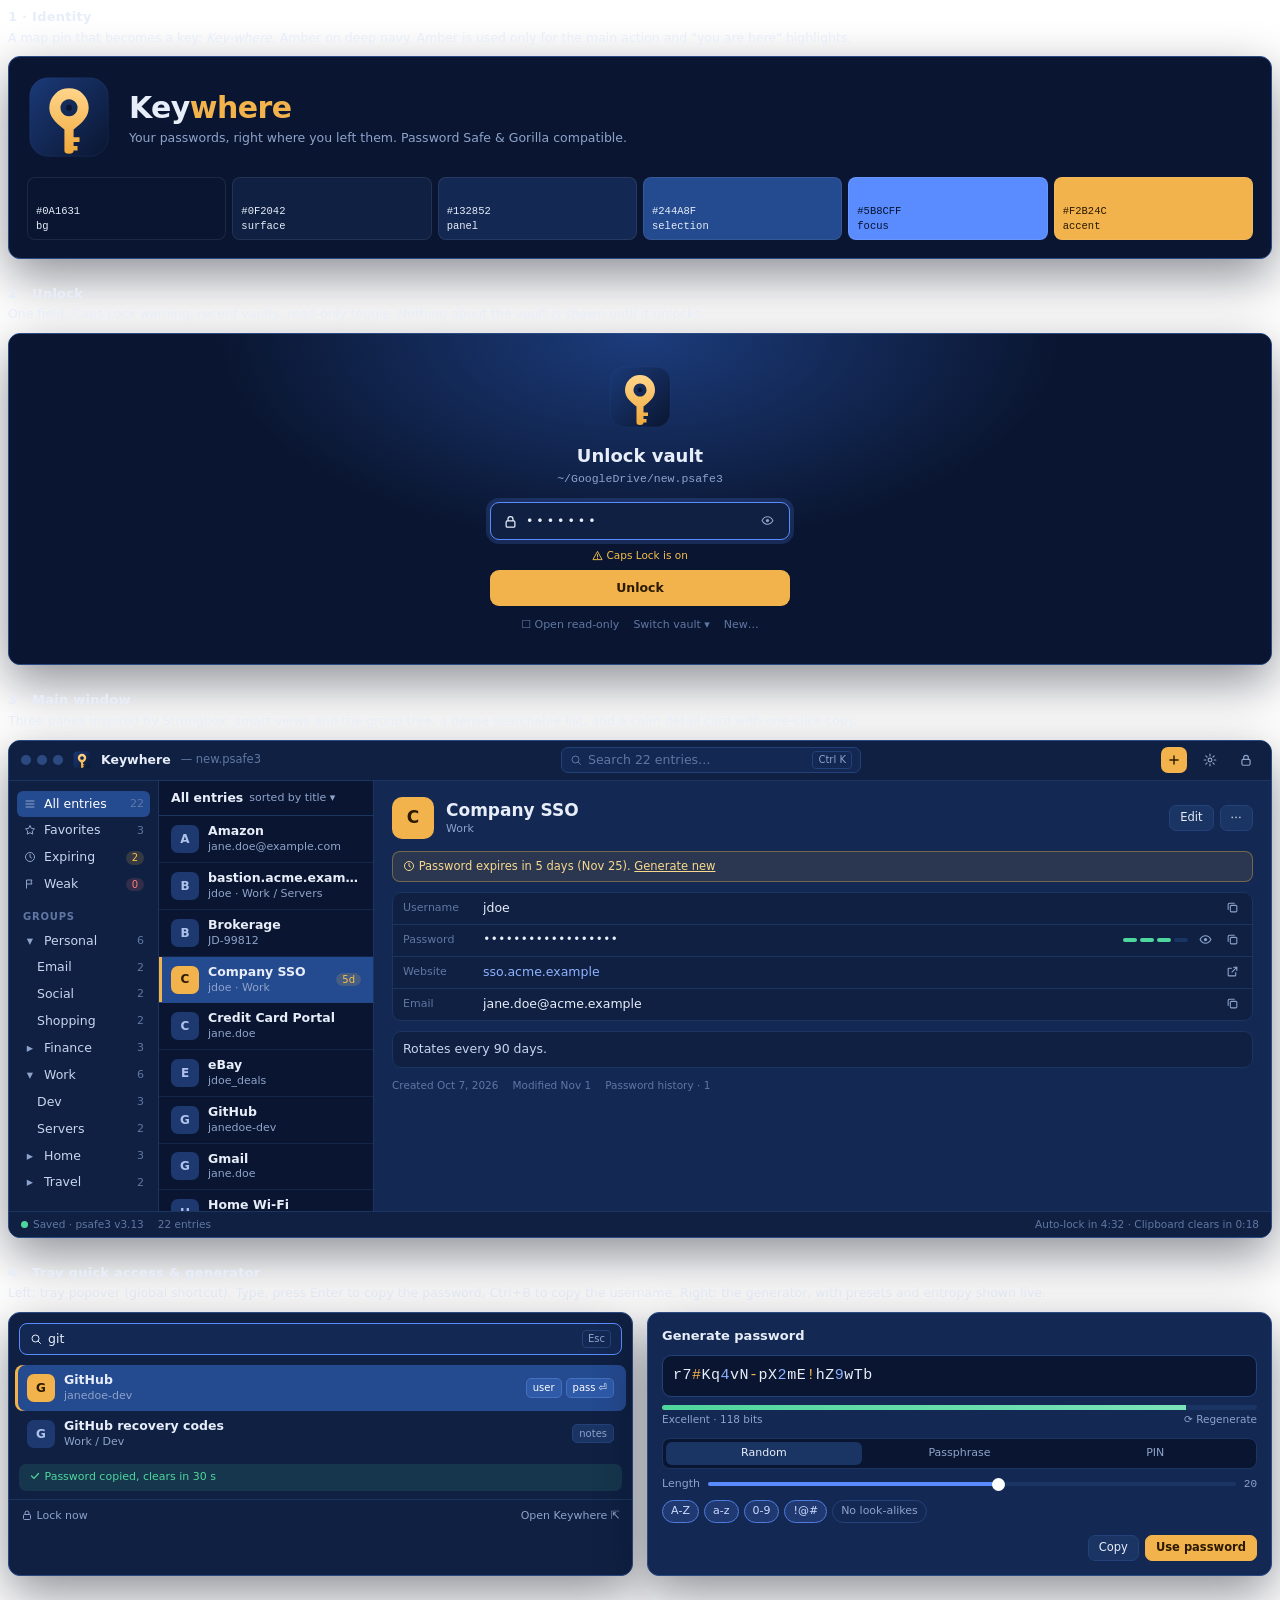
<file: docs/mockups/keywhere-mockups.html>
<!doctype html>
<html lang="en">
<head>
<meta charset="utf-8">
<meta name="viewport" content="width=device-width, initial-scale=1">
<title>Keywhere Mockups</title>
<style>
  .kw {
    --bg:#0A1631; --surface:#0F2042; --panel:#132852; --raised:#1A3464; --hover:#1F3C73;
    --border:#23427A; --line:#1B3560; --text:#E7EDF9; --muted:#8EA3CB; --dim:#6077A3;
    --accent:#F2B24C; --accent-ink:#2A1A00; --blue:#5B8CFF; --sel:#244A8F;
    --danger:#FF7A7A; --warn:#F7C04A; --ok:#4FD69C;
    font-family: "Inter Variable", "Inter", "Segoe UI", system-ui, sans-serif; font-feature-settings:"cv11","ss01"; color:var(--text);
    font-size:12.5px; line-height:1.35;
  }
  .kw * { box-sizing:border-box; }
  .sec { margin:0 0 26px; }
  .sec h2 { font-size:13px; font-weight:600; letter-spacing:.02em; margin:0 0 4px; color:var(--foreground); }
  .sec p.cap { margin:0 0 10px; color:var(--muted-foreground); font-size:12.5px; }
  .win { background:var(--bg); border:1px solid #2A4A85; border-radius:12px; overflow:hidden;
         box-shadow:0 18px 50px rgba(2,8,24,.45); }
  .mono { font-family: "JetBrains Mono", ui-monospace, monospace; }

  /* brand */
  .brand { display:flex; gap:18px; align-items:center; padding:18px; }
  .brand img { width:84px; height:84px; }
  .wm { font-size:30px; font-weight:700; letter-spacing:-.02em; }
  .wm span { color:var(--accent); }
  .tag { color:var(--muted); margin-top:2px; }
  .sw { display:flex; flex-wrap:wrap; gap:6px; padding:0 18px 18px; }
  .sw div { flex:1 1 70px; border-radius:8px; padding:26px 8px 6px; font-size:10.5px; border:1px solid rgba(255,255,255,.08); }

  /* title bar */
  .tb { height:40px; display:flex; align-items:center; gap:10px; padding:0 12px; background:var(--surface); border-bottom:1px solid var(--line); }
  .dots { display:flex; gap:6px; } .dots i { width:10px; height:10px; border-radius:50%; background:#2B4A82; display:block; }
  .tb img { width:18px; height:18px; }
  .tb .name { font-weight:600; }
  .tb .file { color:var(--dim); }
  .search { flex:1; max-width:300px; margin:0 auto; height:26px; border-radius:7px; background:var(--panel); border:1px solid var(--border);
            display:flex; align-items:center; gap:6px; padding:0 8px; color:var(--dim); }
  .kbd { margin-left:auto; font-size:10px; padding:1px 5px; border-radius:4px; border:1px solid var(--border); color:var(--muted); }
  .iconbtn { width:26px; height:26px; border-radius:7px; display:grid; place-items:center; color:var(--muted); }
  .iconbtn.p { background:var(--accent); color:var(--accent-ink); font-weight:700; }

  /* main 3-pane */
  .main { display:grid; grid-template-columns:150px 215px 1fr; height:430px; }
  .side { background:var(--surface); border-right:1px solid var(--line); padding:10px 8px; overflow:hidden; }
  .side h4 { font-size:10px; text-transform:uppercase; letter-spacing:.08em; color:var(--dim); margin:12px 6px 4px; font-weight:600; }
  .nav { display:flex; align-items:center; gap:7px; padding:5px 6px; border-radius:6px; color:#C9D5EE; }
  .nav .c { margin-left:auto; color:var(--dim); font-size:11px; }
  .nav.on { background:var(--sel); color:#fff; }
  .nav.sub { padding-left:20px; }
  .nav .ic { width:14px; text-align:center; color:var(--muted); }
  .badge { font-size:10px; border-radius:9px; padding:0 6px; }
  .b-warn { background:rgba(247,192,74,.16); color:var(--warn); }
  .b-bad { background:rgba(255,122,122,.15); color:var(--danger); }

  .list { background:var(--bg); border-right:1px solid var(--line); overflow:hidden; }
  .lh { display:flex; align-items:center; padding:9px 12px; color:var(--muted); font-size:11px; border-bottom:1px solid var(--line); }
  .lh b { color:var(--text); font-size:12.5px; margin-right:6px; }
  .row { display:flex; gap:9px; align-items:center; padding:7px 12px; border-bottom:1px solid rgba(35,66,122,.35); }
  .row.on { background:var(--sel); box-shadow:inset 3px 0 0 var(--accent); }
  .av { width:28px; height:28px; border-radius:7px; display:grid; place-items:center; font-weight:700; font-size:12px; color:#fff; flex:none; }
  .row .t { font-weight:600; white-space:nowrap; overflow:hidden; text-overflow:ellipsis; }
  .row .u { color:var(--muted); font-size:11px; white-space:nowrap; overflow:hidden; text-overflow:ellipsis; }
  .row .m { min-width:0; flex:1; }
  .gh { font-size:10px; color:var(--dim); text-transform:uppercase; letter-spacing:.07em; padding:8px 12px 3px; }

  .det { background:var(--panel); padding:16px 18px; overflow:hidden; }
  .dh { display:flex; gap:12px; align-items:center; }
  .dh .av { width:42px; height:42px; font-size:17px; border-radius:10px; }
  .dh h3 { margin:0; font-size:17px; }
  .crumb { color:var(--muted); font-size:11px; }
  .acts { margin-left:auto; display:flex; gap:6px; }
  .btn { height:26px; padding:0 10px; border-radius:7px; border:1px solid var(--border); background:var(--raised); color:var(--text); display:inline-flex; align-items:center; gap:5px; font-size:11.5px; }
  .btn.pri { background:var(--accent); border-color:var(--accent); color:var(--accent-ink); font-weight:600; }
  .alert { margin:12px 0 4px; padding:7px 10px; border-radius:8px; background:rgba(247,192,74,.10); border:1px solid rgba(247,192,74,.35); color:#F8D98E; font-size:11.5px; }
  .fld { margin-top:10px; background:var(--surface); border:1px solid var(--line); border-radius:9px; }
  .fr { display:flex; align-items:center; padding:7px 10px; border-bottom:1px solid var(--line); gap:8px; }
  .fr:last-child { border-bottom:0; }
  .fl { width:72px; color:var(--dim); font-size:11px; flex:none; }
  .fv { flex:1; min-width:0; overflow:hidden; text-overflow:ellipsis; white-space:nowrap; }
  .fv a { color:#8FB2FF; text-decoration:none; }
  .ib { color:var(--muted); font-size:12px; padding:0 3px; }
  .strength { display:flex; gap:3px; margin-left:6px; } .strength i { width:14px; height:4px; border-radius:2px; background:var(--ok); display:block; }
  .notes { padding:9px 10px; color:#C9D5EE; white-space:pre-line; }
  .meta { margin-top:10px; color:var(--dim); font-size:10.5px; display:flex; gap:14px; flex-wrap:wrap; }

  .sb { height:26px; display:flex; align-items:center; gap:14px; padding:0 12px; background:var(--surface); border-top:1px solid var(--line); color:var(--dim); font-size:10.5px; }
  .dot { width:7px; height:7px; border-radius:50%; background:var(--ok); display:inline-block; margin-right:5px; }
  .sb .r { margin-left:auto; }

  /* unlock */
  .unlock { height:330px; display:grid; place-items:center; background:
      radial-gradient(600px 300px at 50% 0%, #1C3C7C 0%, transparent 70%), var(--bg); }
  .card { width:300px; text-align:center; }
  .card img { width:64px; height:64px; }
  .card h3 { margin:10px 0 2px; font-size:18px; }
  .file { color:var(--muted); font-size:11.5px; }
  .pw { margin:16px 0 8px; height:38px; border-radius:9px; background:var(--surface); border:1.5px solid var(--blue);
        box-shadow:0 0 0 4px rgba(91,140,255,.18); display:flex; align-items:center; padding:0 12px; gap:8px; text-align:left; }
  .pw .bul { letter-spacing:3px; flex:1; }
  .ul { width:100%; height:36px; border-radius:9px; background:var(--accent); color:var(--accent-ink); font-weight:700; display:grid; place-items:center; }
  .hint { margin-top:12px; color:var(--dim); font-size:11px; display:flex; justify-content:center; gap:14px; }
  .caps { color:var(--warn); font-size:10.5px; }

  /* tray + generator side by side */
  .duo { display:grid; grid-template-columns:1fr 1fr; gap:14px; }
  @media (max-width:640px){ .duo{ grid-template-columns:1fr; } .main{ grid-template-columns:1fr; height:auto; } .side,.list{ display:none; } }
  .tray { background:var(--surface); }
  .tray .q { margin:10px; height:32px; border-radius:8px; background:var(--panel); border:1.5px solid var(--blue); display:flex; align-items:center; padding:0 10px; gap:6px; }
  .tray .row { border-bottom:0; border-radius:8px; margin:0 6px; }
  .mini { margin-left:auto; display:flex; gap:4px; }
  .mini span { font-size:10px; padding:2px 6px; border-radius:5px; background:var(--raised); color:var(--muted); border:1px solid var(--border); }
  .row.on .mini span { background:#2E5AA8; color:#fff; border-color:#4470C0; }
  .tf { display:flex; gap:8px; padding:9px 12px; border-top:1px solid var(--line); margin-top:8px; color:var(--muted); font-size:11px; }
  .tf .r { margin-left:auto; }
  .toast { margin:8px 10px 0; padding:6px 10px; border-radius:7px; background:rgba(79,214,156,.12); color:var(--ok); font-size:11px; }

  .gen { background:var(--panel); padding:14px; }
  .gen h4 { margin:0 0 10px; font-size:13px; }
  .gout { background:var(--bg); border:1px solid var(--border); border-radius:9px; padding:10px; font-size:15px; letter-spacing:.5px; word-break:break-all; }
  .gout .d { color:#8FB2FF; } .gout .s { color:var(--accent); }
  .meter { height:5px; border-radius:3px; background:var(--raised); margin:8px 0 2px; overflow:hidden; } .meter i { display:block; height:100%; width:88%; background:linear-gradient(90deg,var(--ok),#7BE3B9); }
  .ent { color:var(--muted); font-size:10.5px; display:flex; justify-content:space-between; }
  .seg { display:flex; background:var(--bg); border-radius:8px; padding:3px; margin:12px 0 8px; border:1px solid var(--line); }
  .seg span { flex:1; text-align:center; padding:4px; border-radius:6px; color:var(--muted); font-size:11px; }
  .seg .on { background:var(--raised); color:var(--text); }
  .slider { display:flex; align-items:center; gap:8px; margin:6px 0; color:var(--muted); font-size:11px; }
  .track { flex:1; height:4px; background:var(--raised); border-radius:2px; position:relative; }
  .track i { position:absolute; left:0; top:0; bottom:0; width:55%; background:var(--blue); border-radius:2px; }
  .track b { position:absolute; left:55%; top:50%; width:13px; height:13px; margin:-6.5px; border-radius:50%; background:#fff; }
  .chips { display:flex; flex-wrap:wrap; gap:5px; margin:8px 0 12px; }
  .chip { font-size:11px; padding:3px 8px; border-radius:12px; border:1px solid var(--border); color:var(--muted); }
  .chip.on { background:rgba(91,140,255,.18); border-color:#4E7BE0; color:#CFDCFF; }
  .ico { vertical-align:-2px; flex:none; }
  /* quiet placeholders until opt-in favicons (M4) */
  .row .av { background:#1E3970 !important; color:#AFC3EA; }
  .row.on .av { background:#F2B24C !important; color:#2A1A00; }
  .dh .av { background:#F2B24C !important; color:#2A1A00; }
</style>
</head>
<body>
<div class="kw">
<svg width="0" height="0" style="position:absolute" aria-hidden="true">
<symbol id="logo" viewBox="0 0 256 256">
  <defs>
    <linearGradient id="bg" x1="0" y1="0" x2="1" y2="1">
      <stop offset="0" stop-color="#1B3A78"/>
      <stop offset="1" stop-color="#0A1631"/>
    </linearGradient>
    <linearGradient id="gold" x1="0" y1="0" x2="0" y2="1">
      <stop offset="0" stop-color="#FFD58A"/>
      <stop offset="1" stop-color="#F0A93B"/>
    </linearGradient>
  </defs>
  <rect x="8" y="8" width="240" height="240" rx="56" fill="url(#bg)"/>
  <rect x="8.5" y="8.5" width="239" height="239" rx="55.5" fill="none" stroke="#3E63B0" stroke-opacity=".45"/>
  <!-- map-pin bow that tapers into a key shaft -->
  <path fill="url(#gold)" fill-rule="evenodd" d="
    M128 40
    a60 60 0 0 1 60 60
    c0 26-17 44-46 66
    v24 h18 v14 h-18 v12 h12 v14 h-12
    q0 10-14 10 q-14 0-14-10
    v-64
    c-29-22-46-40-46-66
    a60 60 0 0 1 60-60 z
    M128 74 a26 26 0 1 0 0.01 0 z"/>
  <circle cx="128" cy="100" r="9" fill="#0A1631"/>
</symbol>
<symbol id="i-lock" viewBox="0 0 24 24"><rect x="5" y="11" width="14" height="10" rx="2" fill="none" stroke="currentColor" stroke-width="2"/><path d="M8 11V8a4 4 0 0 1 8 0v3" fill="none" stroke="currentColor" stroke-width="2"/></symbol>
<symbol id="i-eye" viewBox="0 0 24 24"><path d="M2 12s3.5-7 10-7 10 7 10 7-3.5 7-10 7S2 12 2 12z" fill="none" stroke="currentColor" stroke-width="2"/><circle cx="12" cy="12" r="3" fill="currentColor"/></symbol>
<symbol id="i-copy" viewBox="0 0 24 24"><rect x="8" y="8" width="12" height="12" rx="2" fill="none" stroke="currentColor" stroke-width="2"/><path d="M4 16V6a2 2 0 0 1 2-2h10" fill="none" stroke="currentColor" stroke-width="2"/></symbol>
<symbol id="i-warn" viewBox="0 0 24 24"><path d="M12 3 2 21h20L12 3z" fill="none" stroke="currentColor" stroke-width="2" stroke-linejoin="round"/><path d="M12 10v5M12 18v.5" stroke="currentColor" stroke-width="2" stroke-linecap="round"/></symbol>
<symbol id="i-clock" viewBox="0 0 24 24"><circle cx="12" cy="12" r="9" fill="none" stroke="currentColor" stroke-width="2"/><path d="M12 7v5l3 2" fill="none" stroke="currentColor" stroke-width="2" stroke-linecap="round"/></symbol>
<symbol id="i-search" viewBox="0 0 24 24"><circle cx="11" cy="11" r="7" fill="none" stroke="currentColor" stroke-width="2"/><path d="m16 16 5 5" stroke="currentColor" stroke-width="2" stroke-linecap="round"/></symbol>
<symbol id="i-gear" viewBox="0 0 24 24"><circle cx="12" cy="12" r="3.2" fill="none" stroke="currentColor" stroke-width="2"/><path d="M12 2v3M12 19v3M2 12h3M19 12h3M4.9 4.9l2.1 2.1M17 17l2.1 2.1M4.9 19.1 7 17M17 7l2.1-2.1" stroke="currentColor" stroke-width="2" stroke-linecap="round"/></symbol>
<symbol id="i-ext" viewBox="0 0 24 24"><path d="M14 4h6v6M20 4l-9 9M18 14v5a1 1 0 0 1-1 1H5a1 1 0 0 1-1-1V7a1 1 0 0 1 1-1h5" fill="none" stroke="currentColor" stroke-width="2" stroke-linecap="round"/></symbol>
<symbol id="i-star" viewBox="0 0 24 24"><path d="m12 3 2.8 5.8 6.2.9-4.5 4.4 1 6.2L12 17.4 6.5 20.3l1-6.2L3 9.7l6.2-.9z" fill="none" stroke="currentColor" stroke-width="2" stroke-linejoin="round"/></symbol>
<symbol id="i-flag" viewBox="0 0 24 24"><path d="M5 21V4h11l-2 4 2 4H5" fill="none" stroke="currentColor" stroke-width="2" stroke-linejoin="round"/></symbol>
<symbol id="i-list" viewBox="0 0 24 24"><path d="M4 6h16M4 12h16M4 18h16" stroke="currentColor" stroke-width="2" stroke-linecap="round"/></symbol>
<symbol id="i-plus" viewBox="0 0 24 24"><path d="M12 5v14M5 12h14" stroke="currentColor" stroke-width="2.4" stroke-linecap="round"/></symbol>
<symbol id="i-check" viewBox="0 0 24 24"><path d="m5 12 5 5 9-10" fill="none" stroke="currentColor" stroke-width="2.4" stroke-linecap="round"/></symbol>
</svg>

  <div class="sec">
    <h2>1 · Identity</h2>
    <p class="cap">A map pin that becomes a key: <em>Key‑where</em>. Amber on deep navy. Amber is used only for the main action and "you are here" highlights.</p>
    <div class="win">
      <div class="brand">
        <svg width="84" height="84" role="img" aria-label="Keywhere logo"><use href="#logo"/></svg>
        <div><div class="wm">Key<span>where</span></div><div class="tag">Your passwords, right where you left them. Password Safe &amp; Gorilla compatible.</div></div>
      </div>
      <div class="sw mono">
        <div style="background:#0A1631">#0A1631<br>bg</div>
        <div style="background:#0F2042">#0F2042<br>surface</div>
        <div style="background:#132852">#132852<br>panel</div>
        <div style="background:#244A8F">#244A8F<br>selection</div>
        <div style="background:#5B8CFF;color:#06122E">#5B8CFF<br>focus</div>
        <div style="background:#F2B24C;color:#2A1A00">#F2B24C<br>accent</div>
      </div>
    </div>
  </div>

  <div class="sec">
    <h2>2 · Unlock</h2>
    <p class="cap">One field, Caps Lock warning, recent vaults, read‑only toggle. Nothing about the vault is shown until it unlocks.</p>
    <div class="win">
      <div class="unlock">
        <div class="card">
          <svg width="64" height="64"><use href="#logo"/></svg>
          <h3>Unlock vault</h3>
          <div class="file mono">~/GoogleDrive/new.psafe3</div>
          <div class="pw"><svg class="ico" width="15" height="15"><use href="#i-lock"/></svg><span class="bul">•••••••</span><span class="ib"><svg class="ico" width="13" height="13"><use href="#i-eye"/></svg></span></div>
          <div class="caps"><svg class="ico" width="11" height="11"><use href="#i-warn"/></svg> Caps Lock is on</div>
          <div style="height:8px"></div>
          <div class="ul">Unlock</div>
          <div class="hint"><span>☐ Open read‑only</span><span>Switch vault ▾</span><span>New…</span></div>
        </div>
      </div>
    </div>
  </div>

  <div class="sec">
    <h2>3 · Main window</h2>
    <p class="cap">Three panes inspired by Strongbox: smart views and the group tree, a dense searchable list, and a calm detail card with one‑click copy.</p>
    <div class="win">
      <div class="tb">
        <div class="dots"><i></i><i></i><i></i></div>
        <svg width="18" height="18"><use href="#logo"/></svg><span class="name">Keywhere</span><span class="file">— new.psafe3</span>
        <div class="search"><svg class="ico" width="12" height="12"><use href="#i-search"/></svg> Search 22 entries… <span class="kbd">Ctrl K</span></div>
        <div class="iconbtn p"><svg class="ico" width="14" height="14"><use href="#i-plus"/></svg></div><div class="iconbtn"><svg class="ico" width="14" height="14"><use href="#i-gear"/></svg></div><div class="iconbtn" title="Lock"><svg class="ico" width="14" height="14"><use href="#i-lock"/></svg></div>
      </div>
      <div class="main">
        <div class="side">
          <div class="nav on"><span class="ic"><svg class="ico" width="12" height="12"><use href="#i-list"/></svg></span>All entries<span class="c">22</span></div>
          <div class="nav"><span class="ic"><svg class="ico" width="12" height="12"><use href="#i-star"/></svg></span>Favorites<span class="c">3</span></div>
          <div class="nav"><span class="ic"><svg class="ico" width="12" height="12"><use href="#i-clock"/></svg></span>Expiring<span class="badge b-warn" style="margin-left:auto">2</span></div>
          <div class="nav"><span class="ic"><svg class="ico" width="12" height="12"><use href="#i-flag"/></svg></span>Weak<span class="badge b-bad" style="margin-left:auto">0</span></div>
          <h4>Groups</h4>
          <div class="nav"><span class="ic">▾</span>Personal<span class="c">6</span></div>
          <div class="nav sub">Email<span class="c">2</span></div>
          <div class="nav sub">Social<span class="c">2</span></div>
          <div class="nav sub">Shopping<span class="c">2</span></div>
          <div class="nav"><span class="ic">▸</span>Finance<span class="c">3</span></div>
          <div class="nav"><span class="ic">▾</span>Work<span class="c">6</span></div>
          <div class="nav sub">Dev<span class="c">3</span></div>
          <div class="nav sub">Servers<span class="c">2</span></div>
          <div class="nav"><span class="ic">▸</span>Home<span class="c">3</span></div>
          <div class="nav"><span class="ic">▸</span>Travel<span class="c">2</span></div>
        </div>
        <div class="list">
          <div class="lh"><b>All entries</b> sorted by title ▾</div>
          <div class="row"><div class="av" style="background:#3B6FD8">A</div><div class="m"><div class="t">Amazon</div><div class="u">jane.doe@example.com</div></div></div>
          <div class="row"><div class="av" style="background:#7C5BD8">B</div><div class="m"><div class="t">bastion.acme.example SSH</div><div class="u">jdoe · Work / Servers</div></div></div>
          <div class="row"><div class="av" style="background:#2E9E8F">B</div><div class="m"><div class="t">Brokerage</div><div class="u">JD‑99812</div></div></div>
          <div class="row on"><div class="av" style="background:#C77D2E">C</div><div class="m"><div class="t">Company SSO</div><div class="u">jdoe · Work</div></div><span class="badge b-warn">5d</span></div>
          <div class="row"><div class="av" style="background:#3B6FD8">C</div><div class="m"><div class="t">Credit Card Portal</div><div class="u">jane.doe</div></div></div>
          <div class="row"><div class="av" style="background:#D8455B">E</div><div class="m"><div class="t">eBay</div><div class="u">jdoe_deals</div></div></div>
          <div class="row"><div class="av" style="background:#333">G</div><div class="m"><div class="t">GitHub</div><div class="u">janedoe‑dev</div></div></div>
          <div class="row"><div class="av" style="background:#D8455B">G</div><div class="m"><div class="t">Gmail</div><div class="u">jane.doe</div></div></div>
          <div class="row"><div class="av" style="background:#2E9E8F">H</div><div class="m"><div class="t">Home Wi‑Fi</div><div class="u">SSID: Nebula‑5G</div></div></div>
          <div class="row"><div class="av" style="background:#7C5BD8">M</div><div class="m"><div class="t">Mastodon</div><div class="u">@jane@fosstodon.example</div></div></div>
        </div>
        <div class="det">
          <div class="dh">
            <div class="av" style="background:#C77D2E">C</div>
            <div><h3>Company SSO</h3><div class="crumb">Work</div></div>
            <div class="acts"><span class="btn">Edit</span><span class="btn">⋯</span></div>
          </div>
          <div class="alert"><svg class="ico" width="12" height="12"><use href="#i-clock"/></svg> Password expires in 5 days (Nov 25). <u>Generate new</u></div>
          <div class="fld">
            <div class="fr"><span class="fl">Username</span><span class="fv">jdoe</span><span class="ib"><svg class="ico" width="13" height="13"><use href="#i-copy"/></svg></span></div>
            <div class="fr"><span class="fl">Password</span><span class="fv mono">•••••••••••••••••• </span><span class="strength"><i></i><i></i><i></i><i style="background:var(--raised)"></i></span><span class="ib"><svg class="ico" width="13" height="13"><use href="#i-eye"/></svg></span><span class="ib"><svg class="ico" width="13" height="13"><use href="#i-copy"/></svg></span></div>
            <div class="fr"><span class="fl">Website</span><span class="fv"><a>sso.acme.example</a></span><span class="ib"><svg class="ico" width="13" height="13"><use href="#i-ext"/></svg></span></div>
            <div class="fr"><span class="fl">Email</span><span class="fv">jane.doe@acme.example</span><span class="ib"><svg class="ico" width="13" height="13"><use href="#i-copy"/></svg></span></div>
          </div>
          <div class="fld"><div class="notes">Rotates every 90 days.</div></div>
          <div class="meta"><span>Created Oct 7, 2026</span><span>Modified Nov 1</span><span>Password history · 1</span></div>
        </div>
      </div>
      <div class="sb"><span><span class="dot"></span>Saved · psafe3 v3.13</span><span>22 entries</span><span class="r">Auto‑lock in 4:32 · Clipboard clears in 0:18</span></div>
    </div>
  </div>

  <div class="sec">
    <h2>4 · Tray quick access &amp; generator</h2>
    <p class="cap">Left: tray popover (global shortcut). Type, press Enter to copy the password, Ctrl+B to copy the username. Right: the generator, with presets and entropy shown live.</p>
    <div class="duo">
      <div class="win tray">
        <div class="q"><svg class="ico" width="12" height="12"><use href="#i-search"/></svg> <span>git</span><span class="kbd">Esc</span></div>
        <div class="row on"><div class="av" style="background:#333">G</div><div class="m"><div class="t">GitHub</div><div class="u">janedoe‑dev</div></div><div class="mini"><span>user</span><span>pass ⏎</span></div></div>
        <div class="row"><div class="av" style="background:#333">G</div><div class="m"><div class="t">GitHub recovery codes</div><div class="u">Work / Dev</div></div><div class="mini"><span>notes</span></div></div>
        <div class="toast"><svg class="ico" width="12" height="12"><use href="#i-check"/></svg> Password copied, clears in 30 s</div>
        <div class="tf"><span><svg class="ico" width="12" height="12"><use href="#i-lock"/></svg> Lock now</span><span class="r">Open Keywhere ⇱</span></div>
      </div>
      <div class="win gen">
        <h4>Generate password</h4>
        <div class="gout mono">r7<span class="s">#</span>Kq<span class="d">4</span>vN<span class="s">-</span>pX<span class="d">2</span>mE<span class="s">!</span>hZ<span class="d">9</span>wTb</div>
        <div class="meter"><i></i></div>
        <div class="ent"><span>Excellent · 118 bits</span><span>⟳ Regenerate</span></div>
        <div class="seg"><span class="on">Random</span><span>Passphrase</span><span>PIN</span></div>
        <div class="slider">Length <div class="track"><i></i><b></b></div><span class="mono">20</span></div>
        <div class="chips"><span class="chip on">A‑Z</span><span class="chip on">a‑z</span><span class="chip on">0‑9</span><span class="chip on">!@#</span><span class="chip">No look‑alikes</span></div>
        <div style="display:flex;gap:6px;justify-content:flex-end"><span class="btn">Copy</span><span class="btn pri">Use password</span></div>
      </div>
    </div>
  </div>

</div>
</body>
</html>
</file>
<file: website/styles.css>
/* Keywhere website. Colours are the app's own tokens (crates/keywhere-app/src/theme.rs). */

@font-face {
  font-family: "Inter";
  src: url("./fonts/Inter-Regular.woff2") format("woff2");
  font-weight: 400;
  font-style: normal;
  font-display: swap;
}
@font-face {
  font-family: "Inter";
  src: url("./fonts/Inter-Medium.woff2") format("woff2");
  font-weight: 500;
  font-style: normal;
  font-display: swap;
}
@font-face {
  font-family: "Inter";
  src: url("./fonts/Inter-SemiBold.woff2") format("woff2");
  font-weight: 600;
  font-style: normal;
  font-display: swap;
}
@font-face {
  font-family: "Inter";
  src: url("./fonts/Inter-Bold.woff2") format("woff2");
  font-weight: 700;
  font-style: normal;
  font-display: swap;
}

/* ── Tokens ─────────────────────────────────────────────── */
:root {
  /* light */
  --bg: #f3f6fb;
  --surface: #e8edf6;
  --panel: #ffffff;
  --raised: #e2e8f3;
  --border: #c5d0e4;
  --line: #d9e0ec;
  --text: #14213d;
  --text-soft: #2c3e63;
  --muted: #58698f;
  --dim: #7b8baa;
  --accent: #e39a1f;
  --accent-ink: #2a1a00;
  --accent-text: #8f5800; /* amber dark enough for small text on light backgrounds */
  --accent-display: #bc7508; /* large headings only: 3:1 on --bg and --surface */
  --focus: #2f6bea;
  --selection: #d3e0f8;
  --link: #2459c8;
  --ok: #1e9a60;
  --warn: #a86a12;
  --warn-text: #8a5508; /* AA for small text */
  --ok-text: #13774a;
  --danger: #c23a3a;
  --shadow: 0 1px 2px rgb(20 33 61 / 6%), 0 18px 50px -12px rgb(20 33 61 / 22%);
  --glow: rgb(227 154 31 / 22%);
  --map-dot: rgb(36 89 200 / 14%);
  --code-bg: #e2e8f3;

  --radius: 14px;
  --radius-sm: 9px;
  --wrap: 1140px;
  color-scheme: light;
}

@media (prefers-color-scheme: dark) {
  :root:not([data-theme="light"]) {
    --bg: #0a1631;
    --surface: #0f2042;
    --panel: #132852;
    --raised: #1a3464;
    --border: #23427a;
    --line: #1b3560;
    --text: #e7edf9;
    --text-soft: #c9d5ee;
    --muted: #8ea3cb;
    --dim: #6077a3;
    --accent: #f2b24c;
    --accent-text: #f2b24c;
    --accent-display: #f2b24c;
    --focus: #5b8cff;
    --selection: #244a8f;
    --link: #8fb2ff;
    --ok: #4fd69c;
    --warn: #f7c04a;
    --warn-text: #f7c04a;
    --ok-text: #4fd69c;
    --danger: #ff7a7a;
    --shadow: 0 1px 2px rgb(0 0 0 / 30%), 0 24px 60px -16px rgb(2 8 24 / 70%);
    --glow: rgb(242 178 76 / 18%);
    --map-dot: rgb(143 178 255 / 13%);
    --code-bg: #0a1631;
    color-scheme: dark;
  }
}
:root[data-theme="dark"] {
  --bg: #0a1631;
  --surface: #0f2042;
  --panel: #132852;
  --raised: #1a3464;
  --border: #23427a;
  --line: #1b3560;
  --text: #e7edf9;
  --text-soft: #c9d5ee;
  --muted: #8ea3cb;
  --dim: #6077a3;
  --accent: #f2b24c;
  --accent-text: #f2b24c;
  --accent-display: #f2b24c;
  --focus: #5b8cff;
  --selection: #244a8f;
  --link: #8fb2ff;
  --ok: #4fd69c;
  --warn: #f7c04a;
  --warn-text: #f7c04a;
  --ok-text: #4fd69c;
  --danger: #ff7a7a;
  --shadow: 0 1px 2px rgb(0 0 0 / 30%), 0 24px 60px -16px rgb(2 8 24 / 70%);
  --glow: rgb(242 178 76 / 18%);
  --map-dot: rgb(143 178 255 / 13%);
  --code-bg: #0a1631;
  color-scheme: dark;
}

/* ── Base ───────────────────────────────────────────────── */
*,
*::before,
*::after {
  box-sizing: border-box;
}

html {
  scroll-behavior: smooth;
  scroll-padding-top: 76px;
  -webkit-text-size-adjust: 100%;
}
@media (prefers-reduced-motion: reduce) {
  html {
    scroll-behavior: auto;
  }
}

body {
  margin: 0;
  background: var(--bg);
  color: var(--text);
  font-family: "Inter", system-ui, -apple-system, "Segoe UI", sans-serif;
  font-feature-settings: "cv11", "ss01";
  font-size: 17px;
  line-height: 1.6;
  -webkit-font-smoothing: antialiased;
}

img,
svg {
  display: block;
  max-width: 100%;
}

a {
  color: var(--link);
  text-decoration-thickness: 1px;
  text-underline-offset: 3px;
}
a:hover {
  text-decoration-thickness: 2px;
}

:focus-visible {
  outline: 2px solid var(--focus);
  outline-offset: 3px;
  border-radius: 4px;
}

h1,
h2,
h3 {
  line-height: 1.15;
  letter-spacing: -0.02em;
  margin: 0;
}

p {
  margin: 0 0 1em;
}

code,
kbd,
pre {
  font-family: ui-monospace, "SF Mono", "JetBrains Mono", "Cascadia Code", Menlo, Consolas, monospace;
  font-size: 0.86em;
}
code {
  background: var(--code-bg);
  border: 1px solid var(--line);
  border-radius: 5px;
  padding: 0.05em 0.35em;
  overflow-wrap: anywhere;
}
kbd {
  display: inline-block;
  min-width: 1.7em;
  text-align: center;
  background: var(--panel);
  border: 1px solid var(--border);
  border-bottom-width: 2px;
  border-radius: 6px;
  padding: 0.05em 0.4em;
  font-size: 0.8em;
  line-height: 1.5;
  color: var(--text-soft);
}

.wrap {
  width: 100%;
  max-width: var(--wrap);
  margin-inline: auto;
  padding-inline: 24px;
}

.visually-hidden {
  position: absolute;
  width: 1px;
  height: 1px;
  overflow: hidden;
  clip-path: inset(50%);
  white-space: nowrap;
}

.skip {
  position: absolute;
  left: 16px;
  top: -60px;
  z-index: 100;
  background: var(--accent);
  color: var(--accent-ink);
  padding: 8px 14px;
  border-radius: 8px;
  font-weight: 600;
}
.skip:focus {
  top: 12px;
}

/* Theme-specific images: only the matching one is displayed (and so loaded). */
.for-light {
  display: none;
}
@media (prefers-color-scheme: light) {
  :root:not([data-theme]) .for-dark {
    display: none;
  }
  :root:not([data-theme]) .for-light {
    display: block;
  }
}
:root[data-theme="light"] .for-dark {
  display: none;
}
:root[data-theme="light"] .for-light {
  display: block;
}

/* ── Top bar ────────────────────────────────────────────── */
.topbar {
  position: sticky;
  top: 0;
  z-index: 50;
  background: color-mix(in srgb, var(--bg) 82%, transparent);
  backdrop-filter: saturate(140%) blur(14px);
  -webkit-backdrop-filter: saturate(140%) blur(14px);
  border-bottom: 1px solid color-mix(in srgb, var(--line) 70%, transparent);
}
.nav {
  display: flex;
  align-items: center;
  gap: 24px;
  height: 64px;
}
.brand {
  display: flex;
  align-items: center;
  gap: 10px;
  text-decoration: none;
  color: var(--text);
}
.wordmark {
  font-weight: 700;
  font-size: 1.15rem;
  letter-spacing: -0.02em;
  margin: 0;
  color: var(--text);
}
.wordmark span {
  color: var(--accent-text);
}
.nav-links {
  display: flex;
  gap: 4px;
  margin-left: 12px;
}
.nav-links a {
  color: var(--muted);
  text-decoration: none;
  font-size: 0.92rem;
  font-weight: 500;
  padding: 6px 10px;
  border-radius: 8px;
}
.nav-links a:hover {
  color: var(--text);
  background: var(--surface);
}
.nav-tools {
  margin-left: auto;
  display: flex;
  align-items: center;
  gap: 12px;
}

.theme-switch {
  display: flex;
  padding: 3px;
  gap: 2px;
  background: var(--surface);
  border: 1px solid var(--line);
  border-radius: 10px;
}
.theme-switch button {
  display: grid;
  place-items: center;
  width: 30px;
  height: 28px;
  border: 0;
  border-radius: 7px;
  background: transparent;
  color: var(--muted);
  cursor: pointer;
}
.theme-switch button:hover {
  color: var(--text);
}
.theme-switch button[aria-pressed="true"] {
  background: var(--panel);
  color: var(--accent-text);
  box-shadow: 0 1px 2px rgb(0 0 0 / 18%);
}
.theme-switch svg {
  width: 17px;
  height: 17px;
  fill: none;
  stroke: currentColor;
  stroke-width: 1.6;
  stroke-linecap: round;
  stroke-linejoin: round;
}

.nav-gh {
  display: flex;
  align-items: center;
  gap: 7px;
  color: var(--text-soft);
  text-decoration: none;
  font-size: 0.92rem;
  font-weight: 500;
}
.nav-gh:hover {
  color: var(--text);
}
.nav-gh svg {
  width: 18px;
  height: 18px;
  fill: currentColor;
}

/* ── Hero ───────────────────────────────────────────────── */
.hero {
  position: relative;
  padding-top: 72px;
  isolation: isolate;
}
/* "Where" — a quiet map grid behind the hero, fading out. */
.hero-map {
  position: absolute;
  inset: 0 0 30% 0;
  z-index: -1;
  background-image: radial-gradient(var(--map-dot) 1.2px, transparent 1.4px);
  background-size: 24px 24px;
  mask-image: radial-gradient(ellipse 70% 70% at 50% 30%, #000 30%, transparent 75%);
  -webkit-mask-image: radial-gradient(ellipse 70% 70% at 50% 30%, #000 30%, transparent 75%);
}
.hero-inner {
  text-align: center;
  display: flex;
  flex-direction: column;
  align-items: center;
}
.eyebrow {
  display: inline-flex;
  align-items: center;
  gap: 10px;
  color: var(--muted);
  font-size: 0.9rem;
  font-weight: 500;
  background: color-mix(in srgb, var(--panel) 70%, transparent);
  border: 1px solid var(--line);
  border-radius: 999px;
  padding: 5px 14px 5px 10px;
  margin-bottom: 26px;
}
.pin {
  width: 10px;
  height: 10px;
  border-radius: 50% 50% 50% 0;
  transform: rotate(-45deg);
  background: var(--accent);
  box-shadow: 0 0 0 4px var(--glow);
}
.hero h1 {
  font-size: clamp(2.4rem, 6.2vw, 4.4rem);
  font-weight: 700;
  letter-spacing: -0.035em;
  max-width: 15ch;
  text-wrap: balance;
}
.hero h1 em {
  font-style: normal;
  color: var(--accent-display);
}
.lede {
  max-width: 40em;
  font-size: clamp(1.05rem, 1.6vw, 1.2rem);
  color: var(--text-soft);
  margin: 22px 0 34px;
  text-wrap: pretty;
}
.lede code {
  font-size: 0.85em;
}

.cta-row {
  display: flex;
  flex-wrap: wrap;
  gap: 14px;
  justify-content: center;
}
.btn {
  display: inline-flex;
  align-items: center;
  gap: 12px;
  text-decoration: none;
  border-radius: 12px;
  padding: 12px 22px 12px 18px;
  font-weight: 600;
  transition: transform 0.15s ease, box-shadow 0.15s ease, background 0.15s ease;
  text-align: left;
}
.btn svg {
  width: 22px;
  height: 22px;
  flex: none;
  fill: none;
  stroke: currentColor;
  stroke-width: 2;
  stroke-linecap: round;
  stroke-linejoin: round;
}
.btn-text {
  display: flex;
  flex-direction: column;
  line-height: 1.25;
}
.btn-meta {
  font-size: 0.8rem;
  font-weight: 500;
  opacity: 0.78;
}
.btn-primary {
  background: var(--accent);
  color: var(--accent-ink);
  box-shadow: 0 8px 28px -8px var(--glow), inset 0 -2px 0 rgb(0 0 0 / 12%);
}
.btn-primary:hover {
  transform: translateY(-1px);
  box-shadow: 0 12px 34px -8px var(--glow), inset 0 -2px 0 rgb(0 0 0 / 12%);
}
.btn-ghost {
  color: var(--text);
  background: var(--panel);
  border: 1px solid var(--border);
}
.btn-ghost:hover {
  background: var(--raised);
}
.cta-status {
  min-height: 1.5em;
  margin: 14px 0 0;
  font-size: 0.88rem;
  color: var(--muted);
}

.facts {
  list-style: none;
  padding: 0;
  margin: 18px 0 0;
  display: flex;
  flex-wrap: wrap;
  justify-content: center;
  gap: 8px 22px;
  color: var(--muted);
  font-size: 0.9rem;
}
.facts li {
  display: flex;
  align-items: center;
  gap: 8px;
}
.facts li::before {
  content: "";
  width: 14px;
  height: 14px;
  flex: none;
  background: var(--ok);
  mask: url("data:image/svg+xml,%3Csvg xmlns='http://www.w3.org/2000/svg' viewBox='0 0 16 16'%3E%3Cpath d='M3 8.5l3 3 7-7' fill='none' stroke='%23000' stroke-width='2.2' stroke-linecap='round' stroke-linejoin='round'/%3E%3C/svg%3E")
    center / contain no-repeat;
  -webkit-mask: url("data:image/svg+xml,%3Csvg xmlns='http://www.w3.org/2000/svg' viewBox='0 0 16 16'%3E%3Cpath d='M3 8.5l3 3 7-7' fill='none' stroke='%23000' stroke-width='2.2' stroke-linecap='round' stroke-linejoin='round'/%3E%3C/svg%3E")
    center / contain no-repeat;
}

.hero-shot {
  margin-top: 56px;
  position: relative;
}
.hero-shot::before {
  content: "";
  position: absolute;
  inset: 10% 12% -6%;
  z-index: -1;
  background: radial-gradient(ellipse at 50% 40%, var(--glow), transparent 70%);
  filter: blur(30px);
}

.window-frame {
  margin: 0;
  border-radius: 12px;
  overflow: hidden;
  border: 1px solid var(--border);
  box-shadow: var(--shadow);
  background: var(--panel);
}
.window-frame img {
  width: 100%;
  height: auto;
}
.window-frame figcaption {
  padding: 12px 18px;
  font-size: 0.9rem;
  color: var(--muted);
  border-top: 1px solid var(--line);
  background: var(--surface);
}

.status-note {
  display: flex;
  gap: 14px;
  align-items: flex-start;
  width: calc(100% - 48px);
  max-width: 900px;
  margin-top: 40px;
  padding: 0;
  border: 1px solid color-mix(in srgb, var(--warn) 35%, var(--line));
  border-radius: var(--radius);
  background: color-mix(in srgb, var(--warn) 6%, var(--bg));
}
.status-note p {
  margin: 0;
  color: var(--text-soft);
  font-size: 0.95rem;
  padding: 14px 18px 14px 0;
}
.status-dot {
  flex: none;
  width: 10px;
  height: 10px;
  margin: 22px 0 0 18px;
  border-radius: 50%;
  background: var(--warn);
  box-shadow: 0 0 0 4px color-mix(in srgb, var(--warn) 20%, transparent);
}

/* ── Sections ───────────────────────────────────────────── */
.section {
  padding-block: 104px;
}
.section-tint {
  background: var(--surface);
  border-block: 1px solid var(--line);
}
.section-head {
  max-width: 46em;
  margin-bottom: 48px;
}
.kicker {
  display: inline-flex;
  align-items: center;
  gap: 10px;
  color: var(--accent-text);
  font-weight: 600;
  font-size: 0.82rem;
  letter-spacing: 0.12em;
  text-transform: uppercase;
  margin-bottom: 14px;
}
.kicker::before {
  content: "";
  width: 22px;
  height: 2px;
  border-radius: 2px;
  background: var(--accent);
}
.section-head h2 {
  font-size: clamp(1.8rem, 3.6vw, 2.6rem);
  font-weight: 700;
  text-wrap: balance;
}
.section-lede {
  margin: 16px 0 0;
  color: var(--text-soft);
  font-size: 1.08rem;
}

/* Pillars */
.pillars {
  display: grid;
  grid-template-columns: repeat(3, 1fr);
  gap: 22px;
}
.pillar {
  background: var(--panel);
  border: 1px solid var(--line);
  border-radius: var(--radius);
  padding: 28px 26px 22px;
}
.pillar-icon {
  width: 46px;
  height: 46px;
  border-radius: 12px;
  display: grid;
  place-items: center;
  background: color-mix(in srgb, var(--accent) 16%, transparent);
  color: var(--accent-text);
  margin-bottom: 18px;
}
.pillar-icon svg,
.ficon svg {
  width: 24px;
  height: 24px;
  fill: none;
  stroke: currentColor;
  stroke-width: 1.7;
  stroke-linecap: round;
  stroke-linejoin: round;
}
.pillar h3 {
  font-size: 1.2rem;
  margin-bottom: 10px;
}
.pillar p {
  color: var(--text-soft);
  font-size: 0.98rem;
}

/* Features */
.features {
  display: grid;
  grid-template-columns: repeat(auto-fill, minmax(300px, 1fr));
  gap: 1px;
  background: var(--line);
  border: 1px solid var(--line);
  border-radius: var(--radius);
  overflow: hidden;
}
.feature {
  background: var(--panel);
  padding: 24px 24px 10px;
}
.feature h3 {
  display: flex;
  align-items: center;
  gap: 12px;
  font-size: 1.04rem;
  font-weight: 600;
  margin-bottom: 10px;
  letter-spacing: -0.01em;
}
.ficon {
  width: 34px;
  height: 34px;
  border-radius: 9px;
  display: grid;
  place-items: center;
  flex: none;
  background: var(--raised);
  color: var(--link);
}
.ficon svg {
  width: 19px;
  height: 19px;
}
.feature p {
  color: var(--text-soft);
  font-size: 0.95rem;
}

/* Gallery */
.gallery {
  margin-top: 72px;
}
.gallery-tabs {
  display: flex;
  flex-wrap: wrap;
  gap: 6px;
  justify-content: center;
  margin-bottom: 22px;
}
.gallery-tabs button {
  font: inherit;
  font-size: 0.92rem;
  font-weight: 500;
  color: var(--muted);
  background: transparent;
  border: 1px solid transparent;
  border-radius: 999px;
  padding: 7px 16px;
  cursor: pointer;
}
.gallery-tabs button:hover {
  color: var(--text);
  background: var(--panel);
}
.gallery-tabs button[aria-selected="true"] {
  color: var(--text);
  background: var(--panel);
  border-color: var(--border);
  box-shadow: inset 0 -2px 0 var(--accent);
}
.gallery-note {
  text-align: center;
  margin-top: 16px;
  font-size: 0.85rem;
  color: var(--muted);
}

/* Story */
.story-grid {
  display: grid;
  grid-template-columns: minmax(0, 1.55fr) minmax(0, 1fr);
  gap: 56px;
  align-items: start;
}
.story-text p {
  color: var(--text-soft);
  font-size: 1.06rem;
}
.story-text .story-lead {
  font-size: 1.35rem;
  line-height: 1.45;
  color: var(--text);
  letter-spacing: -0.01em;
}
.story-lead strong {
  color: var(--accent-text);
}
.story-sign {
  font-weight: 600;
  color: var(--muted) !important;
}
.story-side {
  position: sticky;
  top: 96px;
  background: var(--panel);
  border: 1px solid var(--line);
  border-radius: var(--radius);
  padding: 26px;
}
.story-side h3 {
  font-size: 1.1rem;
  margin-bottom: 10px;
}
.story-side p {
  color: var(--text-soft);
  font-size: 0.96rem;
}
.ticks {
  list-style: none;
  padding: 0;
  margin: 0;
  display: grid;
  gap: 12px;
}
.ticks li {
  position: relative;
  padding-left: 28px;
  font-size: 0.94rem;
  color: var(--text-soft);
}
.ticks li::before {
  content: "";
  position: absolute;
  left: 0;
  top: 0.3em;
  width: 16px;
  height: 16px;
  border-radius: 50%;
  background: color-mix(in srgb, var(--ok) 20%, transparent);
  box-shadow: inset 0 0 0 5px color-mix(in srgb, var(--ok) 0%, transparent);
}
.ticks li::after {
  content: "";
  position: absolute;
  left: 5px;
  top: calc(0.3em + 5px);
  width: 6px;
  height: 6px;
  border-radius: 50%;
  background: var(--ok);
}

/* Why GPUI */
.gpui-grid {
  display: grid;
  grid-template-columns: repeat(3, 1fr);
  gap: 22px;
}
.gpui-card {
  position: relative;
  background: var(--panel);
  border: 1px solid var(--line);
  border-radius: var(--radius);
  padding: 26px;
  overflow: hidden;
}
.gpui-num {
  display: block;
  font-size: 0.85rem;
  font-weight: 700;
  color: var(--accent-text);
  letter-spacing: 0.08em;
  margin-bottom: 16px;
}
.gpui-card h3 {
  font-size: 1.16rem;
  margin-bottom: 10px;
}
.gpui-card p {
  color: var(--text-soft);
  font-size: 0.97rem;
  margin: 0;
}
.tradeoffs {
  margin-top: 22px;
  border: 1px dashed var(--border);
  border-radius: var(--radius);
  padding: 22px 26px 8px;
  display: grid;
  grid-template-columns: 180px 1fr;
  gap: 8px 26px;
}
.tradeoffs h3 {
  font-size: 1.05rem;
  padding-top: 2px;
}
.tradeoffs ul {
  margin: 0;
  padding: 0 0 0 1.1em;
  color: var(--text-soft);
  font-size: 0.97rem;
}
.tradeoffs li {
  margin-bottom: 10px;
}
.tradeoffs li::marker {
  color: var(--dim);
}

/* Security */
.sec-grid {
  display: grid;
  grid-template-columns: minmax(0, 1.5fr) minmax(0, 1fr);
  gap: 40px;
  align-items: start;
}
.sec-list {
  list-style: none;
  margin: 0;
  padding: 0;
  display: grid;
  grid-template-columns: 1fr 1fr;
  gap: 26px 30px;
}
.sec-list li {
  position: relative;
  padding-left: 18px;
  border-left: 2px solid var(--line);
  color: var(--text-soft);
  font-size: 0.95rem;
}
.sec-list li strong {
  display: block;
  color: var(--text);
  font-size: 1rem;
  margin-bottom: 4px;
}
.sec-list li:hover {
  border-left-color: var(--accent);
}
.sec-limits {
  background: var(--surface);
  border: 1px solid var(--line);
  border-radius: var(--radius);
  padding: 26px;
}
.sec-limits h3 {
  font-size: 1.08rem;
  margin-bottom: 14px;
}
.sec-limits ul {
  margin: 0 0 18px;
  padding-left: 1.1em;
  color: var(--text-soft);
  font-size: 0.95rem;
}
.sec-limits li {
  margin-bottom: 8px;
}
.sec-limits li::marker {
  color: var(--danger);
}
.sec-links {
  font-size: 0.92rem;
  color: var(--muted);
  margin: 0;
  padding-top: 16px;
  border-top: 1px solid var(--line);
}

/* Download */
.dl-version {
  color: var(--accent-display);
}
.platforms {
  display: grid;
  grid-template-columns: repeat(3, 1fr);
  gap: 22px;
  align-items: start;
}
.platform {
  position: relative;
  background: var(--panel);
  border: 1px solid var(--line);
  border-radius: var(--radius);
  padding: 22px;
  transition: border-color 0.2s, box-shadow 0.2s;
}
.platform.is-yours {
  border-color: color-mix(in srgb, var(--accent) 65%, var(--line));
  box-shadow: 0 0 0 4px var(--glow);
}
.platform-head {
  display: flex;
  align-items: center;
  gap: 14px;
  margin-bottom: 18px;
}
.os-icon {
  width: 40px;
  height: 40px;
  padding: 8px;
  border-radius: 11px;
  background: var(--raised);
  color: var(--text-soft);
  fill: none;
  stroke: currentColor;
  stroke-width: 1.5;
  stroke-linejoin: round;
  stroke-linecap: round;
  flex: none;
}
.platform h3 {
  font-size: 1.2rem;
}
.platform-sub {
  margin: 2px 0 0;
  font-size: 0.85rem;
  color: var(--muted);
  display: flex;
  align-items: center;
  gap: 8px;
  flex-wrap: wrap;
}
/* Sits on the card's top border, so it never changes the header's height and the three
   file lists stay level. Opaque, because the border runs behind it. */
.yours-badge {
  position: absolute;
  top: -11px;
  right: 18px;
  white-space: nowrap;
  background: color-mix(in srgb, var(--ok) 16%, var(--panel));
}
.tag {
  display: inline-block;
  font-size: 0.72rem;
  font-weight: 600;
  letter-spacing: 0.02em;
  border-radius: 999px;
  padding: 1px 8px;
  line-height: 1.6;
  vertical-align: 1px;
}
.tag-accent {
  background: color-mix(in srgb, var(--accent) 20%, transparent);
  color: var(--accent-text);
}
.tag-warn {
  background: color-mix(in srgb, var(--warn) 16%, transparent);
  color: var(--warn-text);
}
.tag-ok {
  background: color-mix(in srgb, var(--ok) 16%, transparent);
  color: var(--ok-text);
}
.files {
  list-style: none;
  margin: 0 0 14px;
  padding: 0;
  display: grid;
  gap: 8px;
}
.file-link {
  display: grid;
  gap: 2px;
  padding: 12px 14px 12px 44px;
  border-radius: 10px;
  border: 1px solid var(--line);
  background: var(--bg);
  text-decoration: none;
  color: var(--text);
  position: relative;
  transition: border-color 0.15s, background 0.15s;
}
.file-link::before {
  content: "";
  position: absolute;
  left: 14px;
  top: 15px;
  width: 18px;
  height: 18px;
  background: var(--accent-text);
  mask: url("data:image/svg+xml,%3Csvg xmlns='http://www.w3.org/2000/svg' viewBox='0 0 20 20'%3E%3Cpath d='M10 3v10M5.5 9 10 13.5 14.5 9M4 16.5h12' fill='none' stroke='%23000' stroke-width='2' stroke-linecap='round' stroke-linejoin='round'/%3E%3C/svg%3E")
    center / contain no-repeat;
  -webkit-mask: url("data:image/svg+xml,%3Csvg xmlns='http://www.w3.org/2000/svg' viewBox='0 0 20 20'%3E%3Cpath d='M10 3v10M5.5 9 10 13.5 14.5 9M4 16.5h12' fill='none' stroke='%23000' stroke-width='2' stroke-linecap='round' stroke-linejoin='round'/%3E%3C/svg%3E")
    center / contain no-repeat;
}
.file-link:hover {
  border-color: var(--accent);
  background: var(--panel);
}
.file-kind {
  font-weight: 600;
  font-size: 0.98rem;
}
.file-desc {
  font-size: 0.86rem;
  color: var(--text-soft);
}
.file-name {
  font-family: ui-monospace, "SF Mono", "JetBrains Mono", Menlo, Consolas, monospace;
  font-size: 0.74rem;
  color: var(--muted);
  overflow-wrap: anywhere;
  margin-top: 3px;
}
.file-meta {
  font-size: 0.76rem;
  color: var(--muted);
}
.sums {
  margin: 0 0 12px;
  font-size: 0.86rem;
}
.sums summary {
  cursor: pointer;
  color: var(--muted);
  font-weight: 500;
  list-style: none;
  display: flex;
  align-items: center;
  gap: 8px;
}
.sums summary::-webkit-details-marker {
  display: none;
}
.sums summary::before {
  content: "";
  width: 6px;
  height: 6px;
  border-right: 2px solid var(--dim);
  border-bottom: 2px solid var(--dim);
  transform: rotate(-45deg);
  transition: transform 0.2s;
}
.sums[open] summary::before {
  transform: rotate(45deg);
}
.sums summary:hover {
  color: var(--text);
}
.sums dl {
  margin: 8px 0 0;
  display: grid;
  gap: 8px;
}
.sums dt {
  font-weight: 600;
  font-size: 0.8rem;
  color: var(--text-soft);
}
.sums dd {
  margin: 0;
  font-family: ui-monospace, "SF Mono", "JetBrains Mono", Menlo, Consolas, monospace;
  font-size: 0.7rem;
  line-height: 1.5;
  color: var(--muted);
  overflow-wrap: anywhere;
  user-select: all;
}
.platform-note {
  font-size: 0.86rem;
  color: var(--warn-text);
  margin: 0 0 12px;
}

.howto {
  border-top: 1px solid var(--line);
  padding-top: 12px;
  font-size: 0.92rem;
  color: var(--text-soft);
}
.howto summary {
  cursor: pointer;
  font-weight: 600;
  color: var(--text);
  list-style: none;
  display: flex;
  align-items: center;
  gap: 8px;
}
.howto summary::-webkit-details-marker {
  display: none;
}
.howto summary::before,
.faq summary::after {
  content: "";
  width: 8px;
  height: 8px;
  border-right: 2px solid var(--muted);
  border-bottom: 2px solid var(--muted);
  transform: rotate(-45deg);
  transition: transform 0.2s;
  flex: none;
}
.howto[open] summary::before {
  transform: rotate(45deg);
}
.howto[open] summary {
  margin-bottom: 10px;
}
.howto p {
  margin: 10px 0 8px;
}

.cmd {
  position: relative;
  margin: 0 0 8px;
  background: var(--code-bg);
  border: 1px solid var(--line);
  border-radius: 8px;
  padding: 0;
  overflow: hidden;
  font-size: 0.8rem;
  line-height: 1.55;
}
/* The code scrolls if it must, not the pre, so the copy button stays pinned to the right edge. */
.cmd code {
  display: block;
  overflow-x: auto;
  background: none;
  border: 0;
  margin-right: 40px; /* scroll area stops short of the copy button */
  padding: 10px 4px 10px 12px;
  font-size: inherit;
  /* Wrap, so every command shows its full file name (the Windows ones differ only at the end). */
  overflow-wrap: anywhere;
  white-space: pre-wrap;
}
.copy-btn {
  position: absolute;
  top: 6px;
  right: 6px;
  width: 28px;
  height: 28px;
  display: grid;
  place-items: center;
  border: 1px solid var(--line);
  border-radius: 7px;
  background: var(--panel);
  color: var(--muted);
  cursor: pointer;
}
.copy-btn:hover {
  color: var(--text);
  border-color: var(--border);
}
.copy-btn svg {
  width: 15px;
  height: 15px;
  fill: none;
  stroke: currentColor;
  stroke-width: 1.8;
  stroke-linecap: round;
  stroke-linejoin: round;
}
.copy-btn .icon-done,
.copy-btn.is-done .icon-copy {
  display: none;
}
.copy-btn.is-done .icon-done {
  display: block;
}
.copy-btn.is-done {
  color: var(--ok-text);
}

.verify {
  margin-top: 22px;
  display: grid;
  grid-template-columns: 1.6fr 1fr;
  gap: 26px;
  align-items: center;
  background: var(--panel);
  border: 1px solid var(--line);
  border-radius: var(--radius);
  padding: 24px 26px;
}
.verify h3 {
  font-size: 1.08rem;
  margin-bottom: 8px;
}
.verify p {
  color: var(--text-soft);
  font-size: 0.95rem;
  margin-bottom: 12px;
}
.verify .cmd {
  margin: 0 0 10px;
}
.verify .cmd:last-child {
  margin-bottom: 0;
}
.verify-text > div[data-types]:not([hidden]) ~ div[data-types] {
  margin-top: 10px;
}
.verify .cmd-label {
  margin: 0 0 4px;
  font-size: 0.8rem;
  font-weight: 600;
  color: var(--muted);
}
.verify-links {
  list-style: none;
  margin: 0;
  padding: 0;
  display: grid;
  gap: 10px;
  font-weight: 500;
}
.verify-links a {
  display: inline-flex;
  align-items: center;
  gap: 8px;
}
.verify-links a::after {
  content: "→";
  transition: transform 0.15s;
}
.verify-links a:hover::after {
  transform: translateX(3px);
}
/* Files of a release that aren't downloads for people, plus any file type this page doesn't know yet. */
.other-files {
  grid-column: 1 / -1;
  border-top: 1px solid var(--line);
  padding-top: 14px;
  font-size: 0.88rem;
}
.other-files summary {
  cursor: pointer;
  color: var(--muted);
  font-weight: 500;
}
.other-files summary:hover {
  color: var(--text);
}
.other-files ul {
  list-style: none;
  margin: 10px 0 0;
  padding: 0;
  display: grid;
  gap: 8px;
}
.other-files a {
  font-family: ui-monospace, "SF Mono", "JetBrains Mono", Menlo, Consolas, monospace;
  font-size: 0.8rem;
  overflow-wrap: anywhere;
}
.other-desc {
  display: block;
  color: var(--muted);
}

/* Shortcuts */
.keys {
  display: grid;
  grid-template-columns: repeat(3, 1fr);
  gap: 12px;
  margin: 0;
}
.keys > div {
  display: flex;
  flex-direction: column;
  gap: 8px;
  background: var(--panel);
  border: 1px solid var(--line);
  border-radius: 12px;
  padding: 16px 18px;
}
.keys dt {
  font-size: 0.92rem;
  color: var(--muted);
}
.keys dd {
  margin: 0;
  font-weight: 500;
}

/* FAQ */
.faq-wrap {
  display: grid;
  grid-template-columns: minmax(0, 1fr) minmax(0, 2fr);
  gap: 48px;
}
.faq {
  border-top: 1px solid var(--border);
}
.faq details {
  border-bottom: 1px solid var(--border);
}
.faq summary {
  cursor: pointer;
  list-style: none;
  display: flex;
  justify-content: space-between;
  align-items: center;
  gap: 18px;
  padding: 20px 4px;
  font-weight: 600;
  font-size: 1.04rem;
}
.faq summary::-webkit-details-marker {
  display: none;
}
.faq summary::after {
  transform: rotate(45deg);
  margin-right: 6px;
}
.faq details[open] summary::after {
  transform: rotate(-135deg);
}
.faq summary:hover {
  color: var(--accent-text);
}
.faq details p {
  color: var(--text-soft);
  padding: 0 4px 10px;
  margin-top: -4px;
}

/* Footer */
.footer {
  padding: 56px 0 64px;
  border-top: 1px solid var(--line);
}
.footer-inner {
  display: grid;
  grid-template-columns: auto 1fr;
  gap: 24px 40px;
  align-items: center;
}
.footer-brand {
  display: flex;
  gap: 12px;
  align-items: center;
}
.footer-sub {
  margin: 0;
  font-size: 0.88rem;
  color: var(--muted);
}
.footer-links {
  list-style: none;
  margin: 0;
  padding: 0;
  display: flex;
  flex-wrap: wrap;
  gap: 6px 22px;
  justify-content: flex-end;
  font-size: 0.92rem;
}
.footer-links a {
  color: var(--text-soft);
  text-decoration: none;
}
.footer-links a:hover {
  color: var(--text);
  text-decoration: underline;
}
.footer-note {
  grid-column: 1 / -1;
  margin: 0;
  padding-top: 22px;
  border-top: 1px solid var(--line);
  font-size: 0.82rem;
  color: var(--muted);
}
.footer-note a {
  color: var(--muted);
}

/* ── Responsive ─────────────────────────────────────────── */
@media (max-width: 980px) {
  .nav-links {
    display: none;
  }
  .pillars,
  .gpui-grid,
  .platforms {
    grid-template-columns: 1fr;
  }
  .story-grid,
  .sec-grid,
  .faq-wrap,
  .verify {
    grid-template-columns: 1fr;
    gap: 32px;
  }
  .story-side {
    position: static;
  }
  .keys {
    grid-template-columns: repeat(2, 1fr);
  }
  .platforms {
    max-width: 620px;
  }
}

@media (max-width: 640px) {
  body {
    font-size: 16px;
  }
  .wrap {
    padding-inline: 16px;
  }
  .nav {
    gap: 12px;
  }
  .nav-gh span {
    display: none;
  }
  .hero {
    padding-top: 44px;
  }
  .eyebrow {
    font-size: 0.8rem;
    text-align: left;
  }
  .cta-row {
    flex-direction: column;
    align-items: stretch;
    width: 100%;
  }
  .btn {
    justify-content: flex-start;
  }
  .facts {
    display: grid;
    justify-content: center;
    text-align: left;
  }
  .hero-shot {
    margin-top: 36px;
  }
  .section {
    padding-block: 72px;
  }
  .section-head {
    margin-bottom: 32px;
  }
  .sec-list {
    grid-template-columns: 1fr;
  }
  .tradeoffs {
    grid-template-columns: 1fr;
    padding: 20px 20px 6px;
  }
  .keys {
    grid-template-columns: 1fr;
  }
  .status-note {
    width: calc(100% - 32px);
  }
  .footer-inner {
    grid-template-columns: 1fr;
  }
  .footer-links {
    justify-content: flex-start;
  }
  .features {
    grid-template-columns: 1fr;
  }
}

/* Grid children may shrink below their content (long commands scroll inside their box). */
.verify > *,
.platforms > *,
.sec-grid > *,
.story-grid > *,
.faq-wrap > * {
  min-width: 0;
}
</file>
